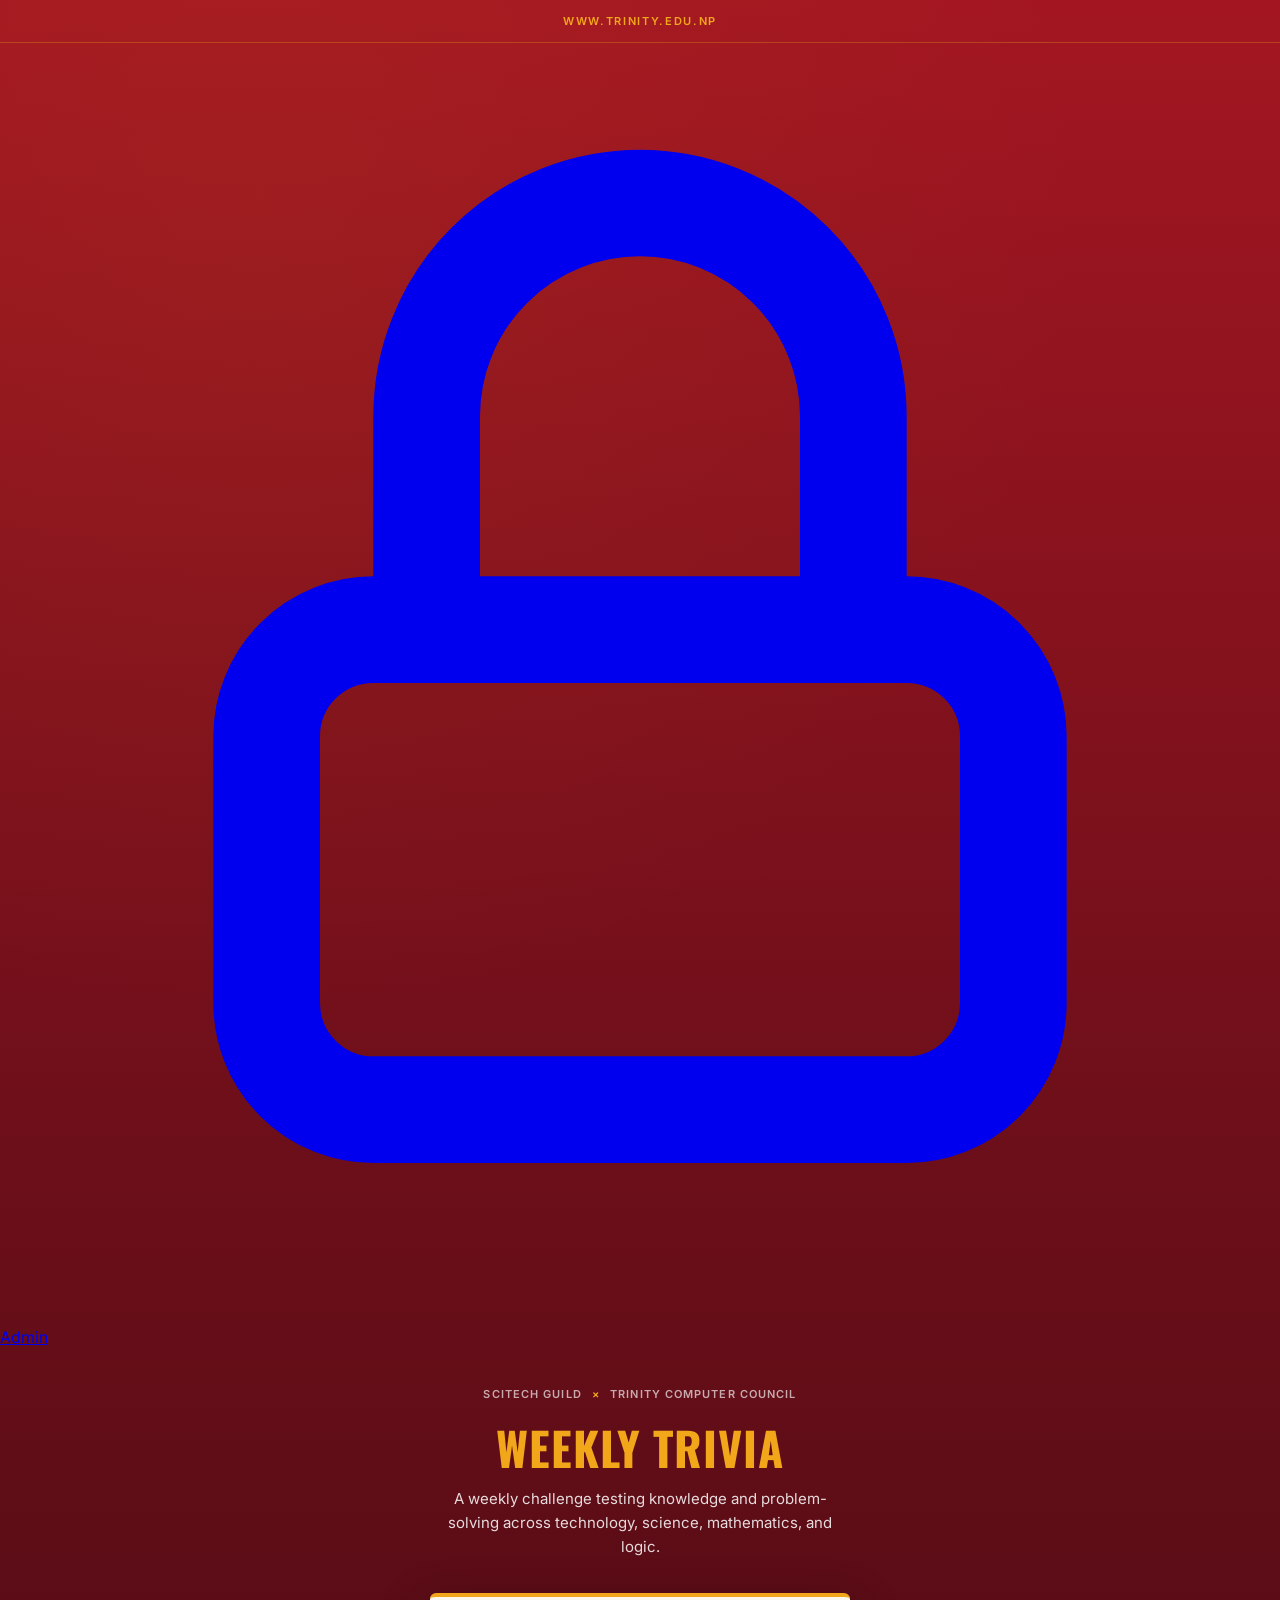
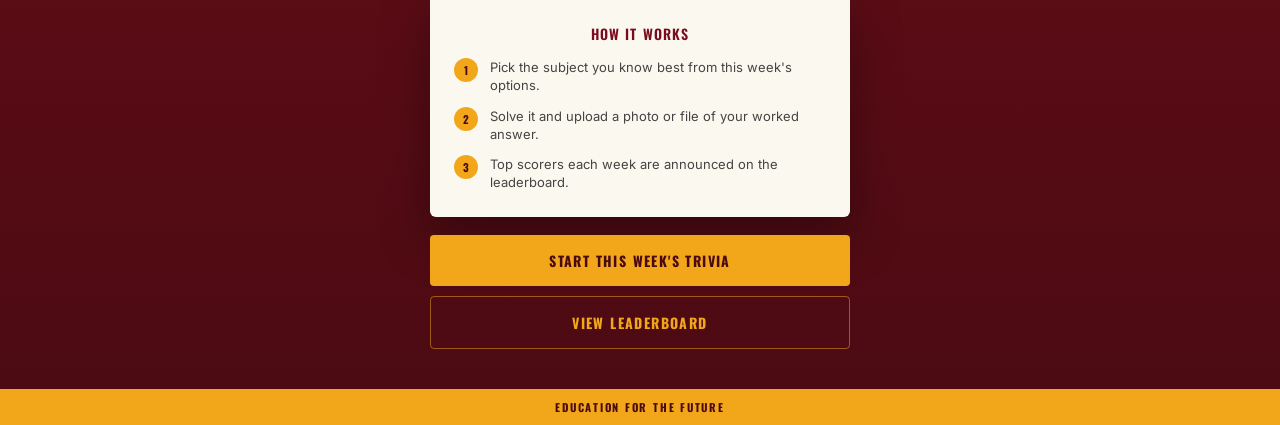
<file: docs/index.html>
<!DOCTYPE html>
<html lang="en">
<head>
    <meta charset="UTF-8">
    <meta name="viewport" content="width=device-width, initial-scale=1.0">
    <title>Weekly Trivia — Trinity International College</title>
    <style>
        @import url('https://fonts.googleapis.com/css2?family=Oswald:wght@400;500;600;700&family=Inter:wght@400;500;600&display=swap');

        * { margin: 0; padding: 0; box-sizing: border-box; }

        body {
            background:
                radial-gradient(circle at 20% 10%, rgba(242,167,27,0.06), transparent 40%),
                linear-gradient(180deg, #A31621 0%, #6E0F1A 55%, #4A0A12 100%);
            color: #1C1C1C;
            font-family: 'Inter', -apple-system, sans-serif;
            min-height: 100vh;
            display: flex;
            flex-direction: column;
        }

        .top-bar {
            text-align: center;
            padding: 14px 20px;
            border-bottom: 1px solid rgba(242,167,27,0.3);
        }

        .top-bar p {
            font-size: 11px;
            font-weight: 600;
            letter-spacing: 0.15em;
            color: #F2A71B;
            text-transform: uppercase;
        }

        .page-wrapper {
            flex: 1;
            display: flex;
            flex-direction: column;
            align-items: center;
            justify-content: center;
            max-width: 460px;
            margin: 0 auto;
            width: 100%;
            padding: 40px 20px;
            text-align: center;
        }

        .collab-mark {
            font-size: 11px;
            font-weight: 600;
            letter-spacing: 0.1em;
            text-transform: uppercase;
            color: rgba(255,255,255,0.65);
            margin-bottom: 22px;
        }

        .collab-mark span { color: #F2A71B; margin: 0 6px; }

        h1 {
            font-family: 'Oswald', sans-serif;
            font-size: 46px;
            font-weight: 700;
            text-transform: uppercase;
            letter-spacing: 0.02em;
            color: #F2A71B;
            line-height: 1.05;
        }

        .subtitle {
            font-size: 15px;
            color: rgba(255,255,255,0.85);
            line-height: 1.6;
            margin-top: 16px;
            margin-bottom: 34px;
        }

        .card {
            background-color: #FBF8F0;
            padding: 26px 24px;
            border-radius: 6px;
            width: 100%;
            box-shadow: 0 20px 50px rgba(0,0,0,0.35);
            border-top: 4px solid #F2A71B;
            margin-bottom: 18px;
        }

        .card-title {
            font-family: 'Oswald', sans-serif;
            font-size: 14px;
            font-weight: 600;
            text-transform: uppercase;
            letter-spacing: 0.08em;
            color: #7A0C1E;
            margin-bottom: 14px;
        }

        .info-row {
            display: flex;
            align-items: flex-start;
            gap: 12px;
            text-align: left;
            margin-bottom: 12px;
        }

        .info-row:last-child { margin-bottom: 0; }

        .info-row .num {
            flex-shrink: 0;
            width: 24px;
            height: 24px;
            border-radius: 50%;
            background-color: #F2A71B;
            color: #4A0A12;
            font-family: 'Oswald', sans-serif;
            font-size: 11px;
            font-weight: 700;
            display: flex;
            align-items: center;
            justify-content: center;
        }

        .info-row p {
            font-size: 13px;
            color: #444;
            line-height: 1.4;
        }

        .cta-group {
            display: flex;
            flex-direction: column;
            gap: 10px;
            width: 100%;
        }

        .btn {
            display: block;
            padding: 15px;
            border-radius: 4px;
            font-family: 'Oswald', sans-serif;
            font-size: 14px;
            font-weight: 700;
            text-transform: uppercase;
            letter-spacing: 0.1em;
            text-decoration: none;
            cursor: pointer;
            border: none;
            transition: background-color 0.15s ease, transform 0.05s ease;
        }

        .btn:active { transform: scale(0.98); }

        .btn-primary {
            background-color: #F2A71B;
            color: #4A0A12;
        }

        .btn-primary:hover { background-color: #FFC04D; }

        .btn-secondary {
            background-color: transparent;
            color: #F2A71B;
            border: 1.5px solid rgba(242,167,27,0.5);
        }

        .btn-secondary:hover { border-color: #F2A71B; }

        .bottom-bar {
            background-color: #F2A71B;
            color: #4A0A12;
            text-align: center;
            padding: 10px 20px;
            font-family: 'Oswald', sans-serif;
            font-size: 11px;
            font-weight: 700;
            letter-spacing: 0.16em;
            text-transform: uppercase;
        }
    </style>
</head>
<body>
    <header class="top-bar"><p>www.trinity.edu.np</p></header>

    <a href="login.html" class="admin-link">
            <svg viewBox="0 0 24 24" fill="none" stroke="currentColor" stroke-width="2">
                <rect x="5" y="11" width="14" height="9" rx="2"/>
                <path d="M8 11V7a4 4 0 0 1 8 0v4"/>
            </svg>
        Admin
    </a>


    <main class="page-wrapper">
        <p class="collab-mark">SciTech Guild <span>×</span> Trinity Computer Council</p>
        <h1>Weekly Trivia</h1>
        <p class="subtitle">A weekly challenge testing knowledge and problem-solving across technology, science, mathematics, and logic.</p>

        <div class="card">
            <p class="card-title">How it works</p>
            <div class="info-row">
                <div class="num">1</div>
                <p>Pick the subject you know best from this week's options.</p>
            </div>
            <div class="info-row">
                <div class="num">2</div>
                <p>Solve it and upload a photo or file of your worked answer.</p>
            </div>
            <div class="info-row">
                <div class="num">3</div>
                <p>Top scorers each week are announced on the leaderboard.</p>
            </div>
        </div>

        <div class="cta-group">
            <a href="landing.html" class="btn btn-primary">Start this week's trivia</a>
            <a href="leaderboard.html" class="btn btn-secondary">View leaderboard</a>
        </div>
    </main>

    <footer class="bottom-bar">Education for the future</footer>

    <script>
        // Landing page has no dynamic data yet — this is just a
        // placeholder in case we want to fetch a "week is live" check
        // later (e.g. disabling the Start button if no week is active).
        console.log("Landing page loaded.");
    </script>
</body>
</html>
</file>
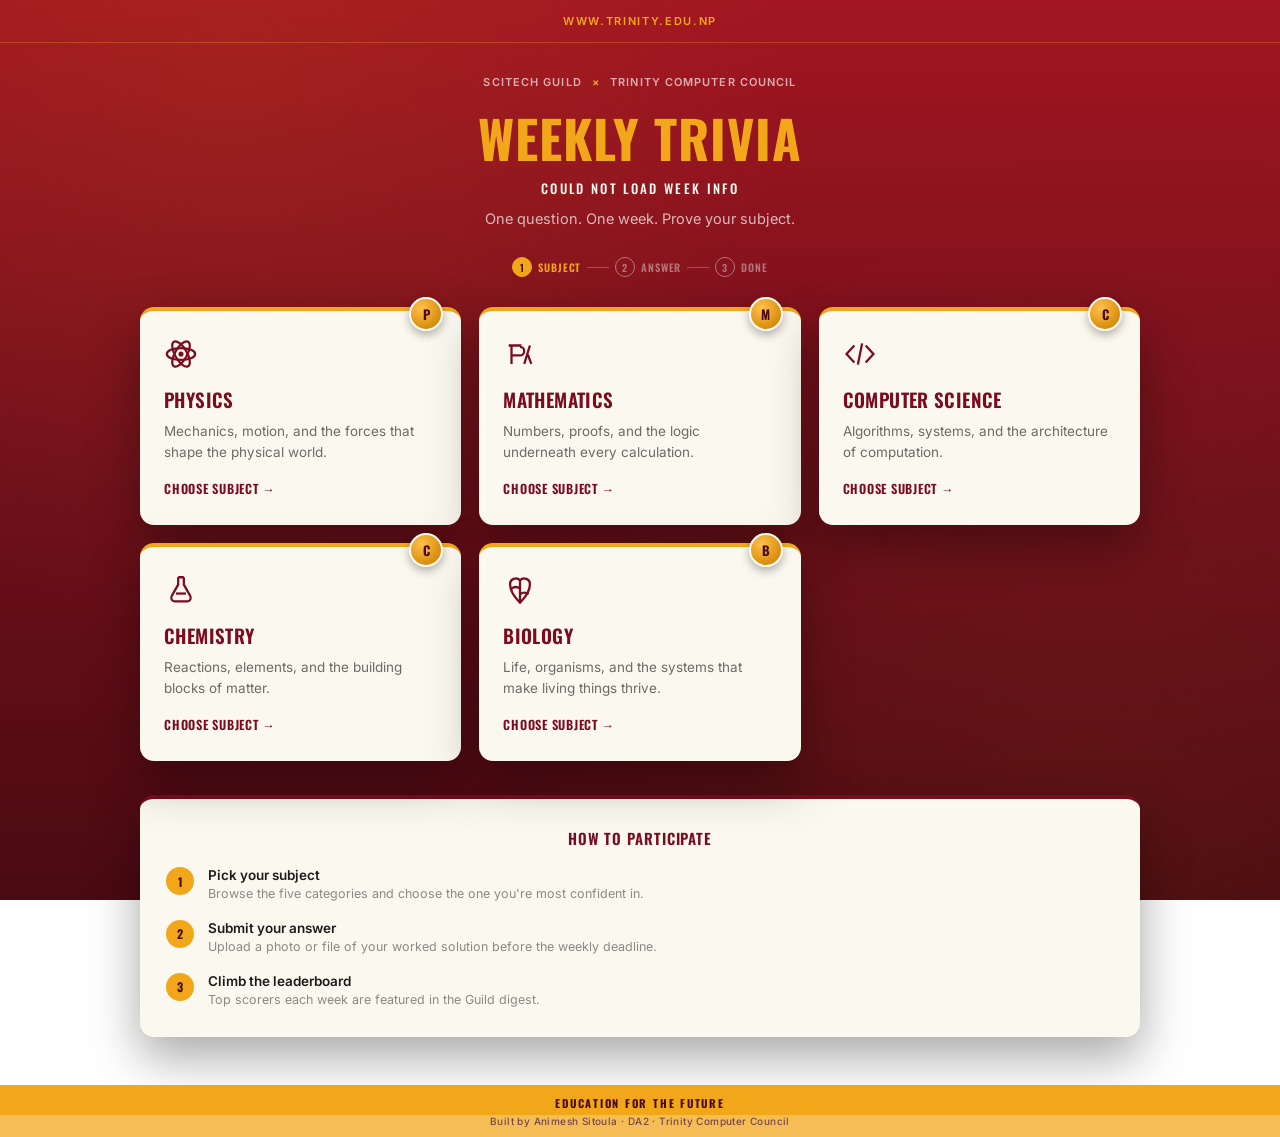
<file: frontend/index.html>
<!DOCTYPE html>
<html lang="en">
<head>
    <meta charset="UTF-8">
    <meta name="viewport" content="width=device-width, initial-scale=1.0">
    <title>Weekly Trivia</title>
    <link rel="stylesheet" href="templates/style.css">
</head>
<body>
    <header class="top-bar"><p class="site-url">www.trinity.edu.np</p></header>

    <main class="page-wrapper page-wrapper--wide">
        <p class="collab-mark">SciTech Guild <span class="x">×</span> Trinity Computer Council</p>

        <section class="hero">
            <h1>Weekly Trivia</h1>
            <h2 class="week-label" id="week-label">Loading week…</h2>
            <p class="hero-subtitle">One question. One week. Prove your subject.</p>
        </section>

        <nav class="stepper" aria-label="Submission progress">
            <div class="node current"><span class="circle">1</span>Subject</div>
            <div class="line"></div>
            <div class="node"><span class="circle">2</span>Answer</div>
            <div class="line"></div>
            <div class="node"><span class="circle">3</span>Done</div>
        </nav>

        <section class="subjects" aria-label="Choose a subject">

            <article class="subject-card">
                <span class="seal" title="Physics" aria-hidden="true">P</span>
                <span class="subject-icon" aria-hidden="true">
                    <svg viewBox="0 0 24 24" fill="none" stroke="currentColor" stroke-width="1.6">
                        <ellipse cx="12" cy="12" rx="10" ry="4.2"/>
                        <ellipse cx="12" cy="12" rx="10" ry="4.2" transform="rotate(60 12 12)"/>
                        <ellipse cx="12" cy="12" rx="10" ry="4.2" transform="rotate(120 12 12)"/>
                        <circle cx="12" cy="12" r="1.8" fill="currentColor" stroke="none"/>
                    </svg>
                </span>
                <h3 class="subject-name">Physics</h3>
                <p class="subject-desc">Mechanics, motion, and the forces that shape the physical world.</p>
                <a class="choose-link" href="answer.html?subject=physics">Choose subject →</a>
            </article>

            <article class="subject-card">
                <span class="seal" title="Maths" aria-hidden="true">M</span>
                <span class="subject-icon" aria-hidden="true">
                    <svg viewBox="0 0 24 24" fill="none" stroke="currentColor" stroke-width="1.6">
                        <path d="M4 6h9M6 6v13M6 13h6a3 3 0 0 0 0-6"/>
                        <path d="M15 19l4-13M20 19l-2.5-6.5"/>
                    </svg>
                </span>
                <h3 class="subject-name">Mathematics</h3>
                <p class="subject-desc">Numbers, proofs, and the logic underneath every calculation.</p>
                <a class="choose-link" href="answer.html?subject=maths">Choose subject →</a>
            </article>

            <article class="subject-card">
                <span class="seal" title="Computer" aria-hidden="true">C</span>
                <span class="subject-icon" aria-hidden="true">
                    <svg viewBox="0 0 24 24" fill="none" stroke="currentColor" stroke-width="1.6">
                        <path d="M8 6l-5.5 6L8 18"/>
                        <path d="M16 6l5.5 6L16 18"/>
                        <path d="M13.5 4.5l-3 15"/>
                    </svg>
                </span>
                <h3 class="subject-name">Computer Science</h3>
                <p class="subject-desc">Algorithms, systems, and the architecture of computation.</p>
                <a class="choose-link" href="answer.html?subject=computer">Choose subject →</a>
            </article>

            <article class="subject-card">
                <span class="seal" title="Chemistry" aria-hidden="true">C</span>
                <span class="subject-icon" aria-hidden="true">
                    <svg viewBox="0 0 24 24" fill="none" stroke="currentColor" stroke-width="1.6">
                        <path d="M10 3h4M10 3v5.2L5.6 16A2.5 2.5 0 0 0 7.8 20h8.4a2.5 2.5 0 0 0 2.2-4L14 8.2V3"/>
                        <path d="M8.5 14.5h7"/>
                    </svg>
                </span>
                <h3 class="subject-name">Chemistry</h3>
                <p class="subject-desc">Reactions, elements, and the building blocks of matter.</p>
                <a class="choose-link" href="answer.html?subject=computer">Choose subject →</a>
            </article>
            <article class="subject-card">
                <span class="seal" title="Biology" aria-hidden="true">B</span>
                <span class="subject-icon" aria-hidden="true">
                    <svg viewBox="0 0 24 24" fill="none" stroke="currentColor" stroke-width="1.6">
                        <path d="M12 21c4-4 7-8.5 7-13a4 4 0 0 0-7-2.8A4 4 0 0 0 5 8c0 4.5 3 9 7 13z"/>
                        <path d="M12 5v16"/>
                        <path d="M12 11c-2-1.5-4-1.5-6 0"/>
                        <path d="M12 15c2-1.5 4-1.5 6 0"/>
                    </svg>
                </span>
                <h3 class="subject-name">Biology</h3>
                <p class="subject-desc">Life, organisms, and the systems that make living things thrive.</p>
                <a class="choose-link" href="answer.html?subject=biology">Choose subject →</a>
            </article>

        </section>

        <section class="info-card" aria-label="How to participate">
            <h2 class="info-title">How to participate</h2>
            <div class="info-row">
                <div class="num">1</div>
                <div class="text"><div class="title">Pick your subject</div><div class="desc">Browse the five categories and choose the one you're most confident in.</div></div>
            </div>
            <div class="info-row">
                <div class="num">2</div>
                <div class="text"><div class="title">Submit your answer</div><div class="desc">Upload a photo or file of your worked solution before the weekly deadline.</div></div>
            </div>
            <div class="info-row">
                <div class="num">3</div>
                <div class="text"><div class="title">Climb the leaderboard</div><div class="desc">Top scorers each week are featured in the Guild digest.</div></div>
            </div>
        </section>
    </main>

    <footer class="bottom-bar">Education for the future</footer>
    <p class="built-by">Built by Animesh Sitoula · DA2 · Trinity Computer Council</p>
    <script src="index.js"></script>
</body>
</html>
</file>
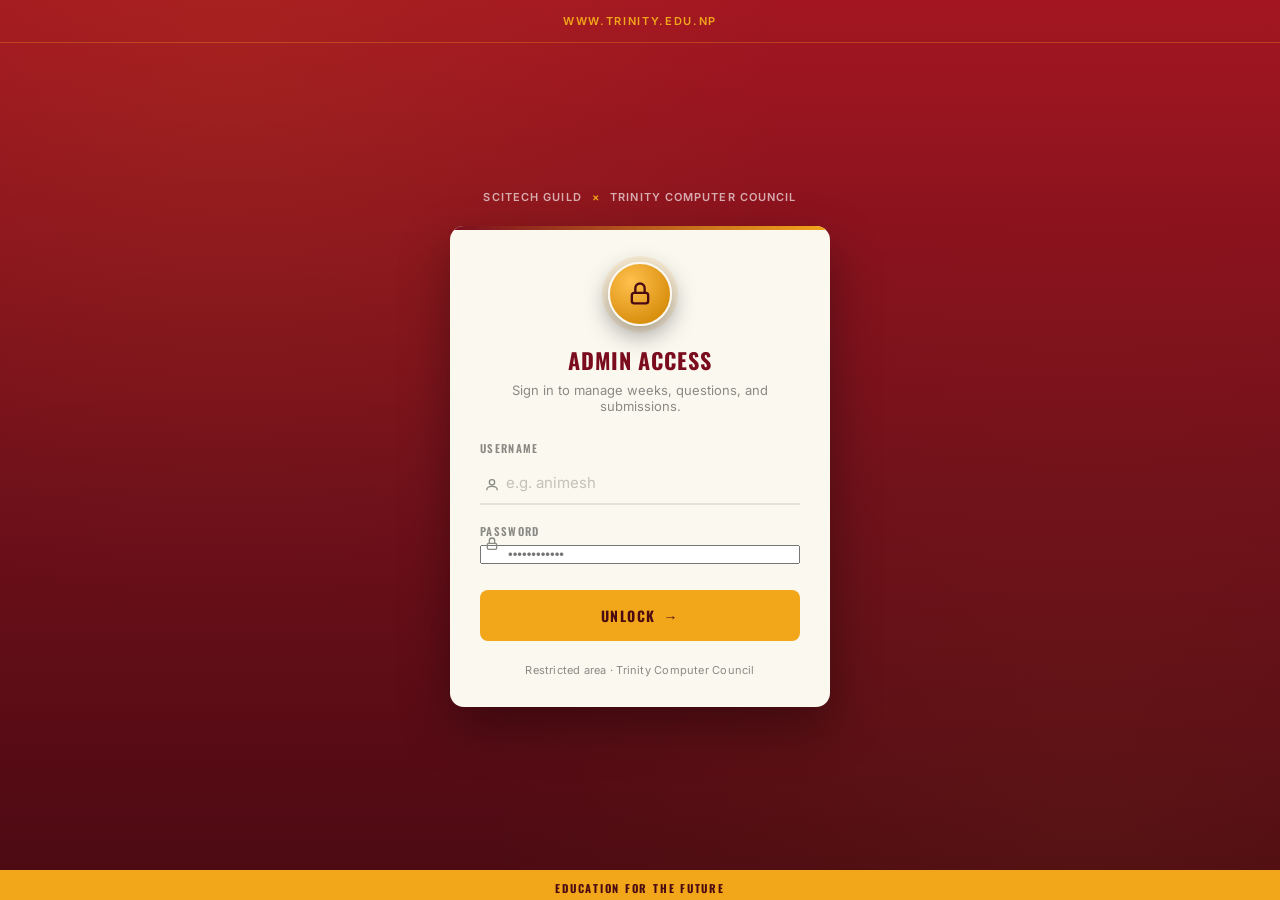
<file: docs/dashboard.html>
<!DOCTYPE html>
<html lang="en">
<head>
    <meta charset="UTF-8">
    <meta name="viewport" content="width=device-width, initial-scale=1.0">
    <title>Admin Dashboard — Weekly Trivia</title>
    <link rel="stylesheet" href="templates/style.css">
    <style>
        /* ==========================================================
           Dashboard-only additions, built on top of style.css's
           existing :root variables (--maroon-*, --gold-*, --cream,
           --font-display, --font-body, --radius-*, --shadow-card).
           ========================================================== */

        body.dashboard-body {
            flex-direction: row;
            align-items: stretch;
        }

        /* ---------------- Sidebar ---------------- */

        .dash-sidebar {
            width: 240px;
            flex-shrink: 0;
            background: linear-gradient(180deg, var(--maroon-950), #2E0609 140%);
            padding: 26px 20px;
            display: flex;
            flex-direction: column;
            border-right: 1px solid rgba(242,167,27,0.15);
        }

        .dash-sidebar .collab-mark {
            margin-bottom: 6px;
            font-size: 10px;
        }

        .dash-logo {
            font-family: var(--font-display);
            font-size: 20px;
            font-weight: 700;
            color: var(--gold-500);
            text-transform: uppercase;
            letter-spacing: 0.02em;
            margin-bottom: 30px;
        }

        .dash-nav {
            display: flex;
            flex-direction: column;
            gap: 4px;
        }

        .dash-nav-item {
            display: flex;
            align-items: center;
            gap: 10px;
            background: none;
            border: none;
            color: rgba(255,255,255,0.55);
            font-family: var(--font-display);
            font-size: 12.5px;
            font-weight: 600;
            text-transform: uppercase;
            letter-spacing: 0.05em;
            padding: 11px 14px;
            border-radius: var(--radius-md);
            cursor: pointer;
            text-align: left;
            transition: background-color 0.15s ease, color 0.15s ease;
        }

        .dash-nav-item svg {
            width: 16px;
            height: 16px;
            flex-shrink: 0;
        }

        .dash-nav-item:hover {
            background-color: rgba(255,255,255,0.05);
            color: var(--cream);
        }

        .dash-nav-item.active {
            background: linear-gradient(90deg, rgba(242,167,27,0.18), rgba(242,167,27,0.04));
            color: var(--gold-500);
            box-shadow: inset 3px 0 0 var(--gold-500);
        }

        .dash-logout {
            margin-top: auto;
            background: none;
            border: 1.5px solid rgba(255,255,255,0.15);
            color: rgba(255,255,255,0.6);
            font-family: var(--font-display);
            font-size: 11px;
            font-weight: 600;
            text-transform: uppercase;
            letter-spacing: 0.06em;
            padding: 10px;
            border-radius: var(--radius-md);
            cursor: pointer;
            transition: border-color 0.15s ease, color 0.15s ease;
        }

        .dash-logout:hover {
            border-color: #C0392B;
            color: #E57368;
        }

        /* ---------------- Main content area ---------------- */

        .dash-main {
            flex: 1;
            padding: 34px 40px;
            overflow-y: auto;
            max-height: 100vh;
        }

        .dash-view {
            animation: fadeIn 0.25s ease;
        }

        @keyframes fadeIn {
            from { opacity: 0; transform: translateY(6px); }
            to { opacity: 1; transform: translateY(0); }
        }

        .dash-view-header {
            display: flex;
            align-items: flex-end;
            justify-content: space-between;
            margin-bottom: 24px;
            flex-wrap: wrap;
            gap: 14px;
        }

        .dash-view-header h2 {
            font-family: var(--font-display);
            font-size: 26px;
            font-weight: 700;
            text-transform: uppercase;
            color: var(--gold-500);
        }

        .dash-view-sub {
            font-size: 13px;
            color: rgba(255,255,255,0.6);
            margin-top: 4px;
        }

        /* ---------------- Stat cards (dashboard overview) ---------------- */

        .dash-stat-grid {
            display: grid;
            grid-template-columns: repeat(auto-fit, minmax(160px, 1fr));
            gap: 16px;
            margin-bottom: 30px;
        }

        .dash-stat-card {
            position: relative;
            background-color: var(--cream);
            border-radius: var(--radius-lg);
            padding: 20px 20px 18px;
            box-shadow: var(--shadow-card);
            overflow: hidden;
        }

        .dash-stat-card::after {
            content: "";
            position: absolute;
            top: -30%;
            right: -20%;
            width: 90px;
            height: 90px;
            border-radius: 50%;
            background: radial-gradient(circle, rgba(242,167,27,0.25), transparent 70%);
        }

        .dash-stat-label {
            font-family: var(--font-display);
            font-size: 10.5px;
            font-weight: 600;
            text-transform: uppercase;
            letter-spacing: 0.1em;
            color: var(--ink-faint);
        }

        .dash-stat-value {
            font-family: var(--font-display);
            font-size: 32px;
            font-weight: 700;
            color: var(--maroon-800);
            margin-top: 6px;
        }

        /* ---------------- Buttons ---------------- */

        .dash-btn-primary {
            background: linear-gradient(135deg, var(--gold-500), var(--gold-600));
            color: var(--maroon-950);
            border: none;
            padding: 11px 20px;
            border-radius: var(--radius-md);
            font-family: var(--font-display);
            font-size: 12.5px;
            font-weight: 700;
            text-transform: uppercase;
            letter-spacing: 0.06em;
            cursor: pointer;
            box-shadow: 0 6px 16px rgba(242,167,27,0.25);
            transition: transform 0.12s ease, box-shadow 0.12s ease;
        }

        .dash-btn-primary:hover {
            transform: translateY(-1px);
            box-shadow: 0 10px 22px rgba(242,167,27,0.35);
        }

        .dash-btn-secondary {
            background: var(--cream);
            color: var(--maroon-800);
            border: 1.5px solid var(--line);
            padding: 10px 18px;
            border-radius: var(--radius-md);
            font-family: var(--font-display);
            font-size: 12.5px;
            font-weight: 600;
            text-transform: uppercase;
            letter-spacing: 0.05em;
            cursor: pointer;
            transition: border-color 0.15s ease;
        }

        .dash-btn-secondary:hover {
            border-color: var(--maroon-800);
        }

        .dash-btn-danger {
            background: none;
            border: 1.5px solid rgba(192,57,43,0.4);
            color: #C0392B;
            padding: 7px 12px;
            border-radius: var(--radius-sm);
            font-family: var(--font-display);
            font-size: 11px;
            font-weight: 700;
            text-transform: uppercase;
            letter-spacing: 0.05em;
            cursor: pointer;
            transition: background-color 0.15s ease;
        }

        .dash-btn-danger:hover {
            background-color: rgba(192,57,43,0.08);
        }

        .dash-btn-icon {
            background: none;
            border: 1.5px solid var(--line);
            color: var(--maroon-800);
            padding: 7px 10px;
            border-radius: var(--radius-sm);
            cursor: pointer;
            font-size: 12px;
            transition: border-color 0.15s ease, background-color 0.15s ease;
        }

        .dash-btn-icon:hover {
            border-color: var(--maroon-800);
            background-color: var(--gold-100);
        }

        /* ---------------- Filter bar ---------------- */

        .dash-filter-bar {
            display: flex;
            flex-wrap: wrap;
            align-items: center;
            gap: 14px;
            background-color: var(--cream);
            border-radius: var(--radius-md);
            padding: 14px 18px;
            margin-bottom: 18px;
            box-shadow: var(--shadow-card);
        }

        .dash-filter-bar label {
            font-family: var(--font-display);
            font-size: 10.5px;
            font-weight: 600;
            text-transform: uppercase;
            letter-spacing: 0.08em;
            color: var(--ink-faint);
            margin: 0;
        }

        .dash-filter-bar select,
        .dash-filter-bar input[type="text"] {
            font-family: var(--font-body);
            font-size: 13px;
            padding: 7px 10px;
            border: 1.5px solid var(--line);
            border-radius: var(--radius-sm);
            background-color: #FBFAF6;
            color: var(--ink);
        }

        .dash-check-filter {
            display: flex;
            align-items: center;
            gap: 6px;
            font-size: 12.5px;
            color: var(--ink-muted);
            text-transform: none;
            letter-spacing: normal;
            font-family: var(--font-body);
            font-weight: 500;
        }

        /* ---------------- Table ---------------- */

        .dash-table-wrap {
            background-color: var(--cream);
            border-radius: var(--radius-lg);
            box-shadow: var(--shadow-card);
            overflow: hidden;
            border-top: 4px solid var(--gold-500);
        }

        .dash-table {
            width: 100%;
            border-collapse: collapse;
        }

        .dash-table thead th {
            text-align: left;
            font-family: var(--font-display);
            font-size: 10.5px;
            font-weight: 700;
            text-transform: uppercase;
            letter-spacing: 0.08em;
            color: var(--ink-faint);
            padding: 14px 18px;
            border-bottom: 1.5px solid var(--line);
            background-color: #F5F1E6;
        }

        .dash-table tbody td {
            padding: 14px 18px;
            font-size: 13.5px;
            color: var(--ink);
            border-bottom: 1px solid var(--line);
            vertical-align: middle;
        }

        .dash-table tbody tr:last-child td {
            border-bottom: none;
        }

        .dash-table tbody tr {
            transition: background-color 0.12s ease;
        }

        .dash-table tbody tr:hover {
            background-color: #FAF6EA;
        }

        .dash-table-empty {
            text-align: center;
            color: var(--ink-faint);
            font-size: 13px;
            padding: 30px !important;
        }

        .dash-question-preview {
            max-width: 320px;
            white-space: nowrap;
            overflow: hidden;
            text-overflow: ellipsis;
            display: block;
        }

        .dash-pill {
            display: inline-block;
            font-family: var(--font-display);
            font-size: 10px;
            font-weight: 700;
            text-transform: uppercase;
            letter-spacing: 0.06em;
            padding: 3px 10px;
            border-radius: 999px;
        }

        .dash-pill--active {
            background-color: rgba(29,158,117,0.12);
            color: #1D9E75;
        }

        .dash-pill--inactive {
            background-color: rgba(138,138,132,0.15);
            color: var(--ink-faint);
        }

        .dash-pill--flagged {
            background-color: rgba(192,57,43,0.1);
            color: #C0392B;
        }

        .dash-pill--score {
            background-color: rgba(11,37,69,0.08);
            color: var(--maroon-800);
        }

        .dash-file-link {
            display: inline-flex;
            align-items: center;
            gap: 4px;
            font-family: var(--font-display);
            font-size: 11.5px;
            font-weight: 600;
            color: var(--maroon-800);
            text-transform: uppercase;
            letter-spacing: 0.04em;
            margin-right: 10px;
        }

        .dash-file-link:hover {
            color: var(--gold-600);
        }

        .dash-row-actions {
            display: flex;
            gap: 6px;
        }

        .dash-score-input {
            width: 60px;
            padding: 5px 8px;
            border: 1.5px solid var(--line);
            border-radius: var(--radius-sm);
            font-size: 13px;
        }

        /* ---------------- Modals (add/edit question) ---------------- */

        .dash-modal-overlay {
            position: fixed;
            inset: 0;
            background: rgba(74,10,18,0.75);
            backdrop-filter: blur(3px);
            display: flex;
            align-items: center;
            justify-content: center;
            z-index: 60;
        }

        .dash-modal-box {
            position: relative;
            background-color: var(--cream);
            border-radius: var(--radius-lg);
            padding: 30px 28px;
            width: 100%;
            max-width: 480px;
            max-height: 88vh;
            overflow-y: auto;
            box-shadow: 0 30px 70px rgba(0,0,0,0.5);
            border-top: 4px solid var(--gold-500);
        }

        .dash-modal-close {
            position: absolute;
            top: 14px;
            right: 16px;
            background: none;
            border: none;
            font-size: 22px;
            color: var(--ink-faint);
            cursor: pointer;
        }

        .dash-modal-close:hover {
            color: var(--maroon-800);
        }

        .dash-modal-title {
            font-family: var(--font-display);
            font-size: 17px;
            font-weight: 700;
            text-transform: uppercase;
            letter-spacing: 0.05em;
            color: var(--maroon-800);
            margin-bottom: 20px;
        }

        .dash-modal-box label {
            font-family: var(--font-display);
            font-size: 10.5px;
            font-weight: 600;
            color: var(--ink-faint);
            text-transform: uppercase;
            letter-spacing: 0.08em;
            margin-top: 14px;
            margin-bottom: 5px;
            display: block;
        }

        .dash-modal-box select,
        .dash-modal-box textarea {
            width: 100%;
            font-family: var(--font-body);
            font-size: 14px;
            padding: 10px 12px;
            border: 1.5px solid var(--line);
            border-radius: var(--radius-sm);
            background-color: #FBFAF6;
            color: var(--ink);
            resize: vertical;
        }

        .dash-modal-box textarea:focus,
        .dash-modal-box select:focus {
            outline: none;
            border-color: var(--maroon-800);
        }

        .dash-modal-actions {
            display: flex;
            justify-content: flex-end;
            gap: 10px;
            margin-top: 22px;
        }

        /* ---------------- Toast (save confirmation) ---------------- */

        .dash-toast {
            position: fixed;
            bottom: 24px;
            right: 24px;
            background-color: var(--maroon-950);
            color: var(--gold-500);
            font-family: var(--font-display);
            font-size: 12.5px;
            font-weight: 600;
            letter-spacing: 0.04em;
            padding: 13px 20px;
            border-radius: var(--radius-md);
            box-shadow: 0 10px 30px rgba(0,0,0,0.4);
            border-left: 3px solid var(--gold-500);
            z-index: 80;
        }
    </style>
</head>
<body class="dashboard-body">

    <aside class="dash-sidebar">
        <p class="collab-mark">SciTech Guild <span class="x">×</span> Trinity Computer Council</p>
        <p class="dash-logo">Trivia Admin</p>

        <nav class="dash-nav">
            <button type="button" class="dash-nav-item active" data-view="overview-view">
                <svg viewBox="0 0 24 24" fill="none" stroke="currentColor" stroke-width="2"><rect x="3" y="3" width="7" height="9" rx="1"/><rect x="14" y="3" width="7" height="5" rx="1"/><rect x="14" y="12" width="7" height="9" rx="1"/><rect x="3" y="16" width="7" height="5" rx="1"/></svg>
                Overview
            </button>
            <button type="button" class="dash-nav-item" data-view="questions-view">
                <svg viewBox="0 0 24 24" fill="none" stroke="currentColor" stroke-width="2"><circle cx="12" cy="12" r="9"/><path d="M9.5 9a2.5 2.5 0 1 1 3.5 2.3c-.9.4-1.5 1-1.5 2.2"/><circle cx="12" cy="17" r="0.6" fill="currentColor"/></svg>
                Questions
            </button>
            <button type="button" class="dash-nav-item" data-view="submissions-view">
                <svg viewBox="0 0 24 24" fill="none" stroke="currentColor" stroke-width="2"><path d="M14 3H7a2 2 0 0 0-2 2v14a2 2 0 0 0 2 2h10a2 2 0 0 0 2-2V8z"/><path d="M14 3v5h5"/></svg>
                Submissions
            </button>
        </nav>

        <button type="button" class="dash-logout" id="dash-logout-btn">Log out</button>
    </aside>

    <main class="dash-main">

        <!-- ==================== OVERVIEW ==================== -->
        <section id="overview-view" class="dash-view">
            <div class="dash-view-header">
                <div>
                    <h2>Overview</h2>
                    <p class="dash-view-sub">Snapshot of the currently active week.</p>
                </div>
            </div>

            <div class="dash-stat-grid">
                <div class="dash-stat-card">
                    <p class="dash-stat-label">Active week</p>
                    <p class="dash-stat-value" id="stat-active-week">—</p>
                </div>
                <div class="dash-stat-card">
                    <p class="dash-stat-label">Submissions</p>
                    <p class="dash-stat-value" id="stat-total-submissions">—</p>
                </div>
                <div class="dash-stat-card">
                    <p class="dash-stat-label">Ungraded</p>
                    <p class="dash-stat-value" id="stat-ungraded">—</p>
                </div>
                <div class="dash-stat-card">
                    <p class="dash-stat-label">Flagged</p>
                    <p class="dash-stat-value" id="stat-flagged">—</p>
                </div>
            </div>
        </section>

        <!-- ==================== QUESTIONS ==================== -->
        <section id="questions-view" class="dash-view" hidden>
            <div class="dash-view-header">
                <div>
                    <h2>Questions</h2>
                    <p class="dash-view-sub">Add, edit, or remove questions for any week.</p>
                </div>
                <button type="button" class="dash-btn-primary" id="open-add-question-btn">+ Add Question</button>
            </div>

            <div class="dash-filter-bar">
                <label for="questions-week-filter">Week</label>
                <select id="questions-week-filter">
                    <option value="">All weeks</option>
                </select>

                <label for="questions-subject-filter">Subject</label>
                <select id="questions-subject-filter">
                    <option value="">All subjects</option>
                    <option value="physics">Physics</option>
                    <option value="maths">Maths</option>
                    <option value="computer">Computer</option>
                    <option value="chemistry">Chemistry</option>
                    <option value="biology">Biology</option>
                </select>
            </div>

            <div class="dash-table-wrap">
                <table class="dash-table">
                    <thead>
                        <tr>
                            <th>Week</th>
                            <th>Subject</th>
                            <th>Class</th>
                            <th>Question</th>
                            <th>Actions</th>
                        </tr>
                    </thead>
                    <tbody id="questions-table-body">
                        <tr><td colspan="5" class="dash-table-empty">Loading questions…</td></tr>
                    </tbody>
                </table>
            </div>
        </section>

        <!-- ==================== SUBMISSIONS ==================== -->
        <section id="submissions-view" class="dash-view" hidden>
            <div class="dash-view-header">
                <div>
                    <h2>Submissions</h2>
                    <p class="dash-view-sub">Review answers, assign scores, and download files.</p>
                </div>
            </div>

            <div class="dash-filter-bar">
                <label for="submissions-week-filter">Week</label>
                <select id="submissions-week-filter">
                    <option value="">All weeks</option>
                </select>

                <label for="submissions-subject-filter">Subject</label>
                <select id="submissions-subject-filter">
                    <option value="">All subjects</option>
                    <option value="physics">Physics</option>
                    <option value="maths">Maths</option>
                    <option value="computer">Computer</option>
                    <option value="chemistry">Chemistry</option>
                    <option value="biology">Biology</option>
                </select>

                <label class="dash-check-filter">
                    <input type="checkbox" id="flagged-only-filter">
                    Flagged only
                </label>

                <label class="dash-check-filter">
                    <input type="checkbox" id="ungraded-only-filter">
                    Ungraded only
                </label>
            </div>

            <div class="dash-table-wrap">
                <table class="dash-table">
                    <thead>
                        <tr>
                            <th>Name</th>
                            <th>ID Card</th>
                            <th>Subject</th>
                            <th>Time</th>
                            <th>Tab switches</th>
                            <th>Score</th>
                            <th>Files</th>
                        </tr>
                    </thead>
                    <tbody id="submissions-table-body">
                        <tr><td colspan="7" class="dash-table-empty">Loading submissions…</td></tr>
                    </tbody>
                </table>
            </div>
        </section>

    </main>

    <!-- ==================== ADD / EDIT QUESTION MODAL ==================== -->
    <div id="question-modal" class="dash-modal-overlay" hidden>
        <div class="dash-modal-box">
            <button type="button" class="dash-modal-close" id="question-modal-close" aria-label="Close">×</button>
            <p class="dash-modal-title" id="question-modal-title">Add Question</p>

            <form id="question-form">
                <input type="hidden" id="question-form-id" name="id">

                <label for="question-form-week">Week</label>
                <select id="question-form-week" name="week_id" required>
                    <option value="">Select a week</option>
                </select>

                <label for="question-form-subject">Subject</label>
                <select id="question-form-subject" name="subject" required>
                    <option value="">Select a subject</option>
                    <option value="physics">Physics</option>
                    <option value="maths">Maths</option>
                    <option value="computer">Computer</option>
                    <option value="chemistry">Chemistry</option>
                    <option value="biology">Biology</option>
                </select>

                <label for="question-form-class">Class</label>
                <select id="question-form-class" name="class_level" required>
                    <option value="">Select a class</option>
                    <option value="11">Class 11</option>
                    <option value="12">Class 12</option>
                </select>

                <label for="question-form-text">Question text</label>
                <textarea id="question-form-text" name="question_text" rows="8" required
                    placeholder="Supports LaTeX: \(...\) inline, $$...$$ display"></textarea>

                <div class="dash-modal-actions">
                    <button type="button" class="dash-btn-secondary" id="question-form-cancel">Cancel</button>
                    <button type="submit" class="dash-btn-primary">Save Question</button>
                </div>
            </form>
        </div>
    </div>

    <!-- ==================== DELETE CONFIRM MODAL ==================== -->
    <div id="delete-confirm-modal" class="dash-modal-overlay" hidden>
        <div class="dash-modal-box" style="max-width: 360px; text-align: center;">
            <p class="dash-modal-title">Delete this question?</p>
            <p style="font-size: 13px; color: var(--ink-muted); margin-bottom: 20px;">
                This cannot be undone.
            </p>
            <div class="dash-modal-actions" style="justify-content: center;">
                <button type="button" class="dash-btn-secondary" id="delete-cancel-btn">Cancel</button>
                <button type="button" class="dash-btn-danger" id="delete-confirm-btn" style="padding: 10px 18px;">Delete</button>
            </div>
        </div>
    </div>


    <script src = "admin.js"></script>
</body>
</html>
</file>
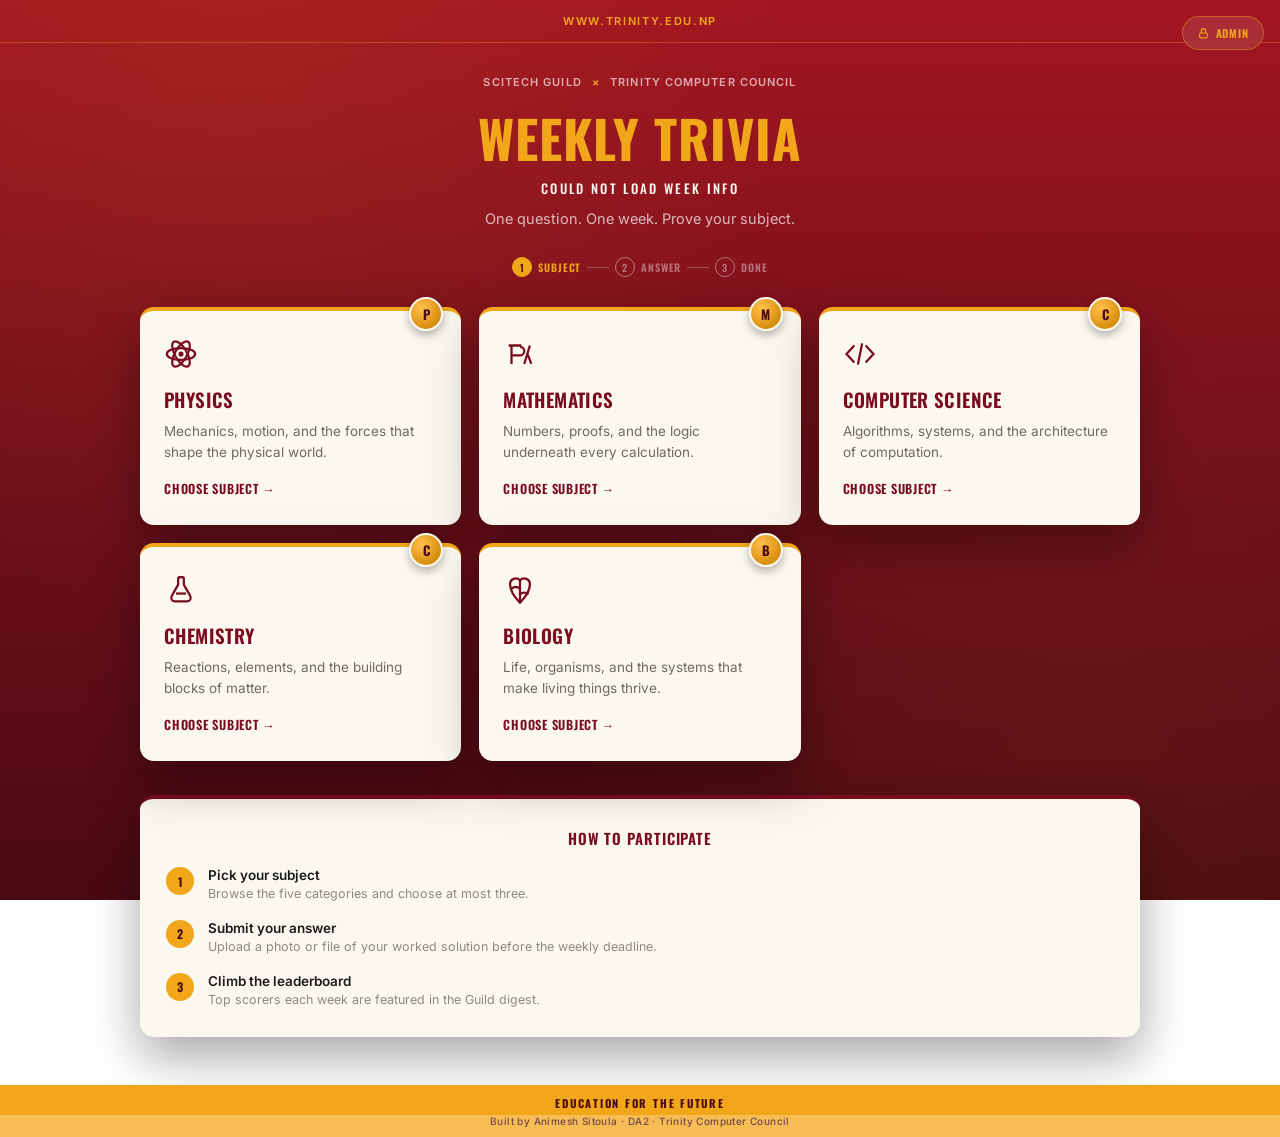
<file: docs/landing.html>
<!DOCTYPE html>
<html lang="en">
<head>
    <meta charset="UTF-8">
    <meta name="viewport" content="width=device-width, initial-scale=1.0">
    <title>Weekly Trivia</title>
    <link rel="stylesheet" href="templates/style.css">
</head>
<body>
    <header class="top-bar"><p class="site-url">www.trinity.edu.np</p></header>

    <main class="page-wrapper page-wrapper--wide">
        <p class="collab-mark">SciTech Guild <span class="x">×</span> Trinity Computer Council</p>
        <a href="login.html" class="admin-link">
            <svg viewBox="0 0 24 24" fill="none" stroke="currentColor" stroke-width="2">
                <rect x="5" y="11" width="14" height="9" rx="2"/>
                <path d="M8 11V7a4 4 0 0 1 8 0v4"/>
            </svg>
        Admin
        </a>

        <section class="hero">
            <h1>Weekly Trivia</h1>
            <h2 class="week-label" id="week-label">Loading week…</h2>
            <p class="hero-subtitle">One question. One week. Prove your subject.</p>
        </section>

        <nav class="stepper" aria-label="Submission progress">
            <div class="node current"><span class="circle">1</span>Subject</div>
            <div class="line"></div>
            <div class="node"><span class="circle">2</span>Answer</div>
            <div class="line"></div>
            <div class="node"><span class="circle">3</span>Done</div>
        </nav>

        <section class="subjects" aria-label="Choose a subject">

            <article class="subject-card">
                <span class="seal" title="Physics" aria-hidden="true">P</span>
                <span class="subject-icon" aria-hidden="true">
                    <svg viewBox="0 0 24 24" fill="none" stroke="currentColor" stroke-width="1.6">
                        <ellipse cx="12" cy="12" rx="10" ry="4.2"/>
                        <ellipse cx="12" cy="12" rx="10" ry="4.2" transform="rotate(60 12 12)"/>
                        <ellipse cx="12" cy="12" rx="10" ry="4.2" transform="rotate(120 12 12)"/>
                        <circle cx="12" cy="12" r="1.8" fill="currentColor" stroke="none"/>
                    </svg>
                </span>
                <h3 class="subject-name">Physics</h3>
                <p class="subject-desc">Mechanics, motion, and the forces that shape the physical world.</p>
                <a class="choose-link" href="answer.html?subject=physics">Choose subject →</a>
            </article>

            <article class="subject-card">
                <span class="seal" title="Maths" aria-hidden="true">M</span>
                <span class="subject-icon" aria-hidden="true">
                    <svg viewBox="0 0 24 24" fill="none" stroke="currentColor" stroke-width="1.6">
                        <path d="M4 6h9M6 6v13M6 13h6a3 3 0 0 0 0-6"/>
                        <path d="M15 19l4-13M20 19l-2.5-6.5"/>
                    </svg>
                </span>
                <h3 class="subject-name">Mathematics</h3>
                <p class="subject-desc">Numbers, proofs, and the logic underneath every calculation.</p>
                <a class="choose-link" href="answer.html?subject=maths">Choose subject →</a>
            </article>

            <article class="subject-card">
                <span class="seal" title="Computer" aria-hidden="true">C</span>
                <span class="subject-icon" aria-hidden="true">
                    <svg viewBox="0 0 24 24" fill="none" stroke="currentColor" stroke-width="1.6">
                        <path d="M8 6l-5.5 6L8 18"/>
                        <path d="M16 6l5.5 6L16 18"/>
                        <path d="M13.5 4.5l-3 15"/>
                    </svg>
                </span>
                <h3 class="subject-name">Computer Science</h3>
                <p class="subject-desc">Algorithms, systems, and the architecture of computation.</p>
                <a class="choose-link" href="answer.html?subject=computer">Choose subject →</a>
            </article>

            <article class="subject-card">
                <span class="seal" title="Chemistry" aria-hidden="true">C</span>
                <span class="subject-icon" aria-hidden="true">
                    <svg viewBox="0 0 24 24" fill="none" stroke="currentColor" stroke-width="1.6">
                        <path d="M10 3h4M10 3v5.2L5.6 16A2.5 2.5 0 0 0 7.8 20h8.4a2.5 2.5 0 0 0 2.2-4L14 8.2V3"/>
                        <path d="M8.5 14.5h7"/>
                    </svg>
                </span>
                <h3 class="subject-name">Chemistry</h3>
                <p class="subject-desc">Reactions, elements, and the building blocks of matter.</p>
                <a class="choose-link" href="answer.html?subject=chemistry">Choose subject →</a>
            </article>
            <article class="subject-card">
                <span class="seal" title="Biology" aria-hidden="true">B</span>
                <span class="subject-icon" aria-hidden="true">
                    <svg viewBox="0 0 24 24" fill="none" stroke="currentColor" stroke-width="1.6">
                        <path d="M12 21c4-4 7-8.5 7-13a4 4 0 0 0-7-2.8A4 4 0 0 0 5 8c0 4.5 3 9 7 13z"/>
                        <path d="M12 5v16"/>
                        <path d="M12 11c-2-1.5-4-1.5-6 0"/>
                        <path d="M12 15c2-1.5 4-1.5 6 0"/>
                    </svg>
                </span>
                <h3 class="subject-name">Biology</h3>
                <p class="subject-desc">Life, organisms, and the systems that make living things thrive.</p>
                <a class="choose-link" href="answer.html?subject=biology">Choose subject →</a>
            </article>

        </section>

        <section class="info-card" aria-label="How to participate">
            <h2 class="info-title">How to participate</h2>
            <div class="info-row">
                <div class="num">1</div>
                <div class="text"><div class="title">Pick your subject</div><div class="desc">Browse the five categories and choose at most three.</div></div>
            </div>
            <div class="info-row">
                <div class="num">2</div>
                <div class="text"><div class="title">Submit your answer</div><div class="desc">Upload a photo or file of your worked solution before the weekly deadline.</div></div>
            </div>
            <div class="info-row">
                <div class="num">3</div>
                <div class="text"><div class="title">Climb the leaderboard</div><div class="desc">Top scorers each week are featured in the Guild digest.</div></div>
            </div>
        </section>
         <div id="class-modal" class="modal-overlay" style="display: none;">
            <div class="modal-box">
                <button type="button" class="modal-close" aria-label="Close">×</button>
                <p class="modal-title">Select your class</p>
                <button type="button" class="modal-choice" data-class="11">Class 11</button>
                <button type="button" class="modal-choice" data-class="12">Class 12</button>
            </div>
        </div>
    </main>

    <footer class="bottom-bar">Education for the future</footer>
    <p class="built-by">Built by Animesh Sitoula · DA2 · Trinity Computer Council</p>
    <script src="index.js"></script>
</body>
</html>
</file>
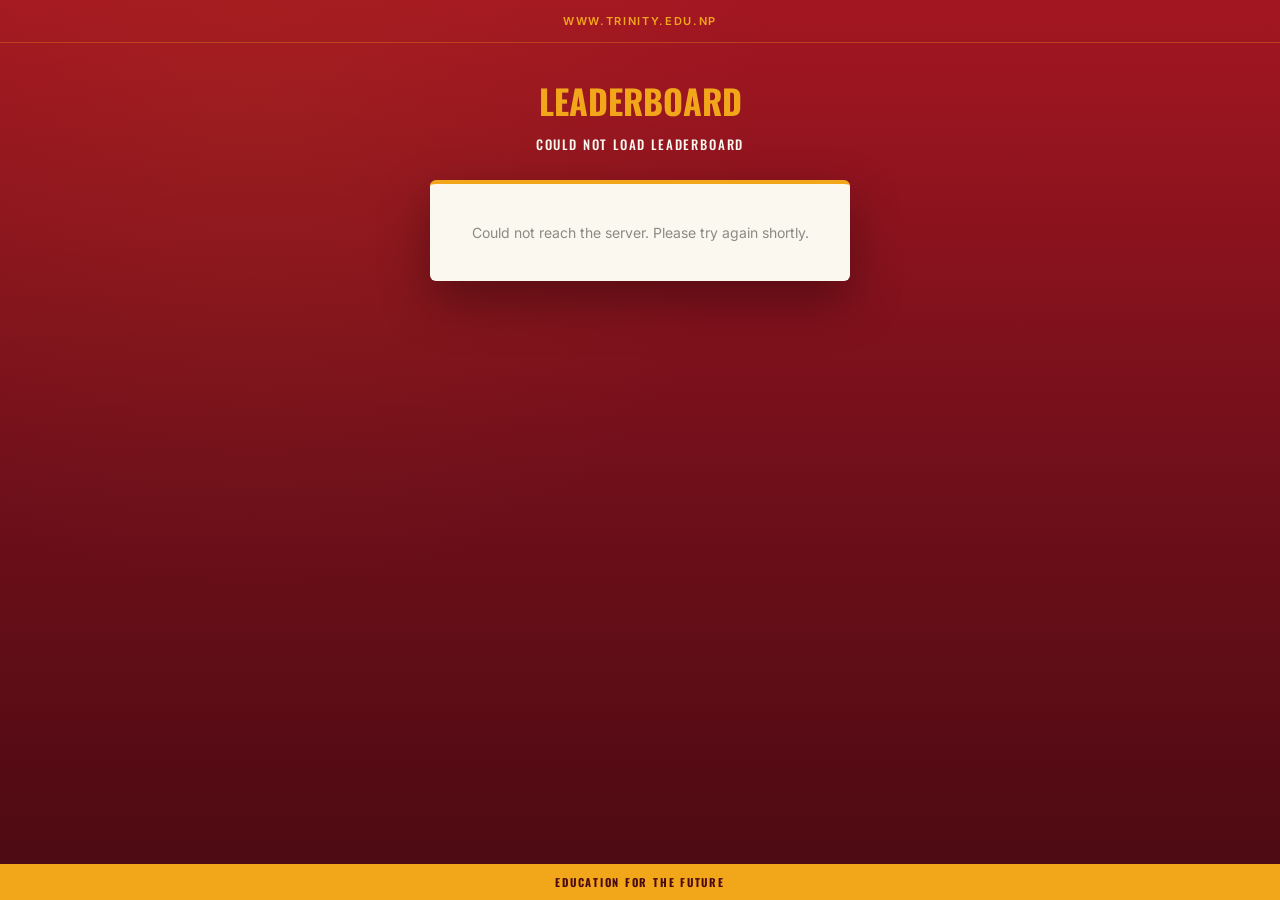
<file: docs/leaderboard.html>
<!DOCTYPE html>
<html lang="en">
<head>
    <meta charset="UTF-8">
    <meta name="viewport" content="width=device-width, initial-scale=1.0">
    <title>Leaderboard — Weekly Trivia</title>
    <style>
        @import url('https://fonts.googleapis.com/css2?family=Oswald:wght@400;500;600;700&family=Inter:wght@400;500;600&display=swap');

        * { margin: 0; padding: 0; box-sizing: border-box; }

        body {
            background:
                radial-gradient(circle at 20% 10%, rgba(242,167,27,0.06), transparent 40%),
                linear-gradient(180deg, #A31621 0%, #6E0F1A 55%, #4A0A12 100%);
            color: #1C1C1C;
            font-family: 'Inter', -apple-system, sans-serif;
            min-height: 100vh;
            display: flex;
            flex-direction: column;
        }

        .top-bar {
            text-align: center;
            padding: 14px 20px;
            border-bottom: 1px solid rgba(242,167,27,0.3);
        }

        .top-bar p {
            font-size: 11px;
            font-weight: 600;
            letter-spacing: 0.15em;
            color: #F2A71B;
            text-transform: uppercase;
        }

        .page-wrapper {
            flex: 1;
            display: flex;
            flex-direction: column;
            align-items: center;
            max-width: 460px;
            margin: 0 auto;
            width: 100%;
            padding: 32px 20px;
        }

        h1 {
            font-family: 'Oswald', sans-serif;
            font-size: 34px;
            font-weight: 700;
            text-transform: uppercase;
            color: #F2A71B;
            text-align: center;
        }

        .week-label {
            font-family: 'Oswald', sans-serif;
            font-size: 13px;
            font-weight: 500;
            color: #FBF8F0;
            text-transform: uppercase;
            letter-spacing: 0.14em;
            text-align: center;
            margin-top: 8px;
            margin-bottom: 26px;
        }

        .board {
            background-color: #FBF8F0;
            border-radius: 6px;
            width: 100%;
            box-shadow: 0 20px 50px rgba(0,0,0,0.35);
            border-top: 4px solid #F2A71B;
            overflow: hidden;
        }

        .row {
            display: flex;
            align-items: center;
            gap: 14px;
            padding: 14px 20px;
            border-bottom: 1px solid #EFEBDD;
        }

        .row:last-child { border-bottom: none; }

        .rank {
            font-family: 'Oswald', sans-serif;
            font-size: 16px;
            font-weight: 700;
            color: #A3A29C;
            width: 24px;
            text-align: center;
        }

        .row.top-1 .rank { color: #F2A71B; font-size: 20px; }
        .row.top-2 .rank { color: #B0B0AA; font-size: 18px; }
        .row.top-3 .rank { color: #C08A4E; font-size: 18px; }

        .row .name {
            flex: 1;
        }

        .row .name .full-name {
            font-size: 14px;
            font-weight: 600;
            color: #1C1C1C;
        }

        .row .name .subject {
            font-size: 11px;
            color: #8A8A84;
            text-transform: uppercase;
            letter-spacing: 0.05em;
        }

        .row .score {
            font-family: 'Oswald', sans-serif;
            font-size: 16px;
            font-weight: 700;
            color: #7A0C1E;
        }

        .empty-state, .error-state {
            padding: 40px 20px;
            text-align: center;
            font-size: 14px;
            color: #8A8A84;
        }

        .bottom-bar {
            background-color: #F2A71B;
            color: #4A0A12;
            text-align: center;
            padding: 10px 20px;
            font-family: 'Oswald', sans-serif;
            font-size: 11px;
            font-weight: 700;
            letter-spacing: 0.16em;
            text-transform: uppercase;
        }
    </style>
</head>
<body>
    <header class="top-bar"><p>www.trinity.edu.np</p></header>

    <main class="page-wrapper">
        <h1>Leaderboard</h1>
        <p class="week-label" id="week-label">Loading…</p>

        <div class="board" id="board">
            <div class="empty-state">Loading leaderboard…</div>
        </div>
    </main>

    <footer class="bottom-bar">Education for the future</footer>

    <script>
        const API_BASE = "https://trivia-ehw5.onrender.com";

        async function loadLeaderboard() {
            const boardEl = document.getElementById("board");
            const weekLabelEl = document.getElementById("week-label");

            try {
                const response = await fetch(`${API_BASE}/leaderboard`);

                if (!response.ok) {
                    weekLabelEl.textContent = "No active week found";
                    boardEl.innerHTML = '<div class="error-state">Leaderboard is not available right now.</div>';
                    return;
                }

                const data = await response.json();

                weekLabelEl.textContent = `${data.week_number} — Top Scorers`;

                if (!data.leaderboard || data.leaderboard.length === 0) {
                    boardEl.innerHTML = '<div class="empty-state">No scores have been posted yet.</div>';
                    return;
                }

                boardEl.innerHTML = "";

                data.leaderboard.forEach((entry, index) => {
                    const rank = index + 1;
                    const row = document.createElement("div");
                    row.className = "row" + (rank <= 3 ? ` top-${rank}` : "");

                    row.innerHTML = `
                        <div class="rank">${rank}</div>
                        <div class="name">
                            <div class="full-name"></div>
                            <div class="subject"></div>
                        </div>
                        <div class="score">${entry.score}</div>
                    `;

                    // Set text via textContent (not template string) to
                    // avoid inserting raw names as HTML
                    row.querySelector(".full-name").textContent = entry.name;
                    row.querySelector(".subject").textContent = entry.subject;

                    boardEl.appendChild(row);
                });

            } catch (error) {
                console.log("Failed to load leaderboard:", error);
                weekLabelEl.textContent = "Could not load leaderboard";
                boardEl.innerHTML = '<div class="error-state">Could not reach the server. Please try again shortly.</div>';
            }
        }

        loadLeaderboard();
    </script>
</body>
</html>
</file>
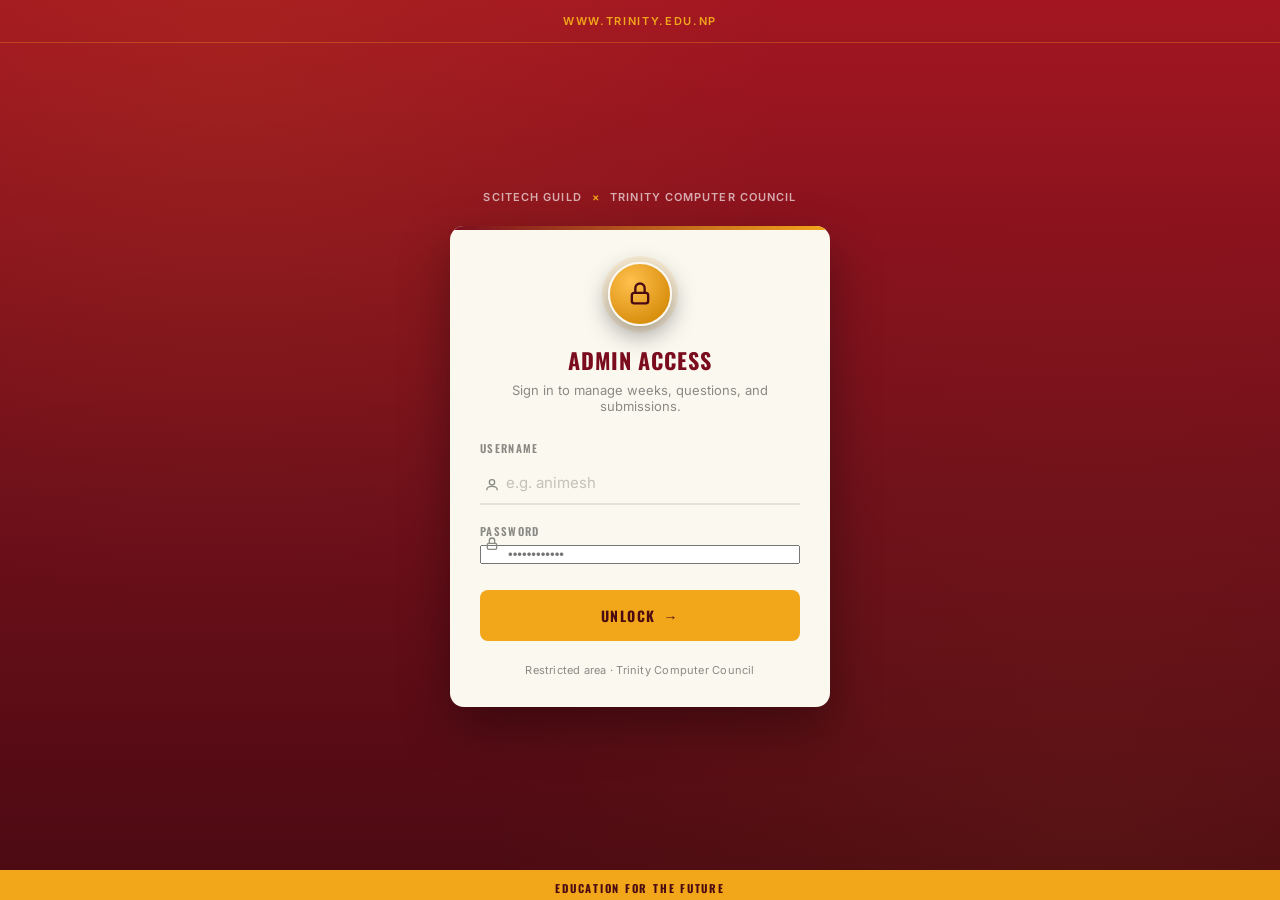
<file: docs/login.html>
<!DOCTYPE html>
<html lang="en">
<head>
    <meta charset="UTF-8">
    <meta name="viewport" content="width=device-width, initial-scale=1.0">
    <title>Admin Login — Weekly Trivia</title>
    <link rel="stylesheet" href="templates/style.css">
    <style>
        /* ==========================================================
           Admin-login-only flourishes, layered on top of the shared
           design system (--maroon-*, --gold-*, --cream, etc. all
           come from style.css's :root already).
           ========================================================== */

        .admin-page-wrapper {
            justify-content: center;
        }

        .admin-badge {
            width: 64px;
            height: 64px;
            border-radius: 50%;
            background: radial-gradient(circle at 35% 30%, var(--gold-400), var(--gold-600) 75%);
            border: 2px solid var(--cream);
            box-shadow: 0 8px 24px rgba(0,0,0,0.4), 0 0 0 6px rgba(242,167,27,0.12);
            display: flex;
            align-items: center;
            justify-content: center;
            margin: 0 auto 18px;
        }

        .admin-badge svg {
            width: 28px;
            height: 28px;
            color: var(--maroon-950);
        }

        .admin-card {
            position: relative;
            background-color: var(--cream);
            border-radius: var(--radius-lg);
            padding: 36px 30px 30px;
            width: 100%;
            max-width: 380px;
            box-shadow: var(--shadow-card);
            overflow: hidden;
        }

        .admin-card::before {
            content: "";
            position: absolute;
            top: 0;
            left: 0;
            right: 0;
            height: 4px;
            background: linear-gradient(90deg, var(--maroon-800), var(--gold-500), var(--maroon-800));
            background-size: 200% 100%;
            animation: shimmer 3.5s linear infinite;
        }

        @keyframes shimmer {
            0% { background-position: 0% 0; }
            100% { background-position: 200% 0; }
        }

        .admin-card-title {
            font-family: var(--font-display);
            font-size: 22px;
            font-weight: 700;
            text-transform: uppercase;
            letter-spacing: 0.04em;
            color: var(--maroon-800);
            text-align: center;
        }

        .admin-card-sub {
            font-size: 13px;
            color: var(--ink-faint);
            text-align: center;
            margin-top: 6px;
            margin-bottom: 26px;
        }

        .field-icon-row {
            position: relative;
        }

        .field-icon-row .field-icon {
            position: absolute;
            left: 4px;
            bottom: 12px;
            width: 16px;
            height: 16px;
            color: var(--ink-faint);
            pointer-events: none;
            transition: color 0.15s ease;
        }

        .field-icon-row input {
            padding-left: 26px;
        }

        .field-icon-row input:focus ~ .field-icon,
        .field-icon-row:focus-within .field-icon {
            color: var(--maroon-800);
        }

        .admin-login-form button[type="submit"] {
            width: 100%;
            position: relative;
        }

        .admin-login-form button[type="submit"]::after {
            content: "→";
            margin-left: 8px;
            display: inline-block;
            transition: transform 0.15s ease;
        }

        .admin-login-form button[type="submit"]:hover::after {
            transform: translateX(3px);
        }

        .admin-footer-note {
            text-align: center;
            font-size: 11px;
            color: var(--ink-faint);
            margin-top: 22px;
            letter-spacing: 0.02em;
        }

        .admin-error {
            margin-top: 18px;
            border: 1.5px solid #C0392B;
            background-color: rgba(192, 57, 43, 0.06);
            border-radius: var(--radius-md);
            padding: 12px 14px;
            text-align: center;
        }

        .admin-error .title {
            font-family: var(--font-display);
            font-size: 10px;
            font-weight: 700;
            letter-spacing: 0.12em;
            text-transform: uppercase;
            color: #C0392B;
            margin-bottom: 4px;
        }

        .admin-error p:not(.title) {
            font-size: 12.5px;
            color: var(--ink-muted);
        }
    </style>
</head>
<body>
    <header class="top-bar"><p class="site-url">www.trinity.edu.np</p></header>

    <main class="page-wrapper admin-page-wrapper">
        <p class="collab-mark">SciTech Guild <span class="x">×</span> Trinity Computer Council</p>
        <div class="admin-card">
            <div class="admin-badge">
                <svg viewBox="0 0 24 24" fill="none" stroke="currentColor" stroke-width="2">
                    <rect x="5" y="11" width="14" height="9" rx="2"/>
                    <path d="M8 11V7a4 4 0 0 1 8 0v4"/>
                </svg>
            </div>

            <p class="admin-card-title">Admin Access</p>
            <p class="admin-card-sub">Sign in to manage weeks, questions, and submissions.</p>

            <form class="admin-login-form" id="login-form">
                <div class="field field-icon-row">
                    <label for="admin-username-input">Username</label>
                    <input type="text" id="admin-username-input" name="username" placeholder="e.g. animesh" autocomplete="username" required>
                    <svg class="field-icon" viewBox="0 0 24 24" fill="none" stroke="currentColor" stroke-width="2">
                        <circle cx="12" cy="8" r="4"/>
                        <path d="M4 20c0-4 4-6 8-6s8 2 8 6"/>
                    </svg>
                </div>

                <div class="field field-icon-row">
                    <label for="admin-password-input">Password</label>
                    <input type="password" id="admin-password-input" name="password" placeholder="••••••••••••" autocomplete="current-password" required>
                    <svg class="field-icon" viewBox="0 0 24 24" fill="none" stroke="currentColor" stroke-width="2">
                        <rect x="5" y="11" width="14" height="9" rx="2"/>
                        <path d="M8 11V7a4 4 0 0 1 8 0v4"/>
                    </svg>
                </div>

                <button type="submit">Unlock</button>

                <div class="admin-error" id="login-error" hidden>
                    <p class="title">Access denied</p>
                    <p id="login-error-text">Incorrect username or password.</p>
                </div>
            </form>

            <p class="admin-footer-note">Restricted area · Trinity Computer Council</p>
        </div>
    </main>

    <footer class="bottom-bar">Education for the future</footer>

    <script src="login.js"></script>
</body>
</html>
</file>
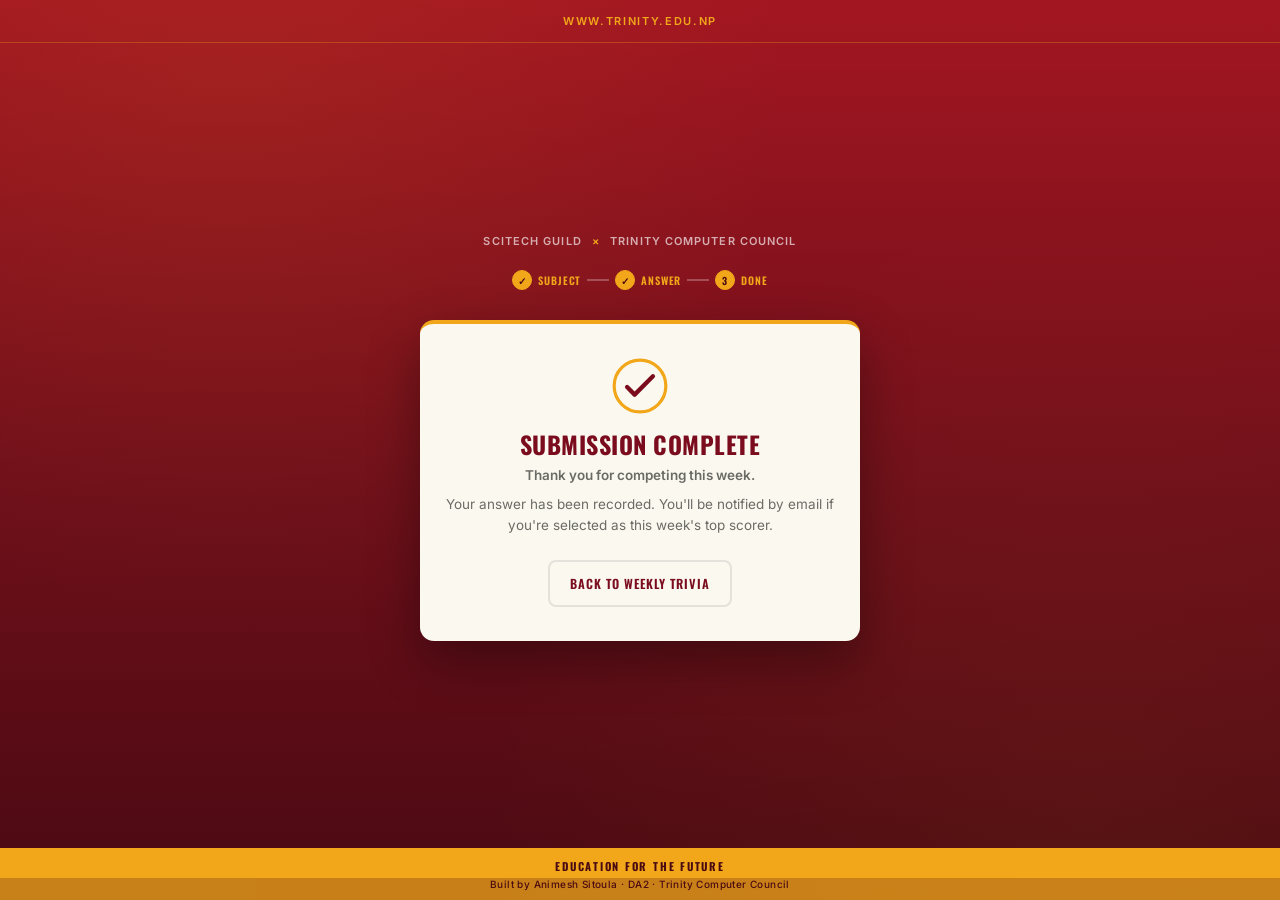
<file: docs/success.html>
<!DOCTYPE html>
<html lang="en">
<head>
    <meta charset="UTF-8">
    <meta name="viewport" content="width=device-width, initial-scale=1.0">
    <title>Submission Confirmed</title>
    <link rel="stylesheet" href="templates/style.css">
</head>
<body>
    <header class="top-bar"><p class="site-url">www.trinity.edu.np</p></header>

    <main class="page-wrapper page-wrapper--center">
        <p class="collab-mark">SciTech Guild <span class="x">×</span> Trinity Computer Council</p>

        <nav class="stepper" aria-label="Submission progress">
            <div class="node done"><span class="circle">✓</span>Subject</div>
            <div class="line"></div>
            <div class="node done"><span class="circle">✓</span>Answer</div>
            <div class="line"></div>
            <div class="node current"><span class="circle">3</span>Done</div>
        </nav>

        <section class="confirmation-card">
            <svg id="tick-animation" viewBox="0 0 52 52" aria-hidden="true">
                <circle cx="26" cy="26" r="24" fill="none" />
                <path d="M14 27l7 7 17-17" fill="none" />
            </svg>

            <h1>Submission Complete</h1>
            <p class="confirmation-lead">Thank you for competing this week<span id="participant-name"></span>.</p>
            <p>Your answer has been recorded. You'll be notified by email if you're selected as this week's top scorer.</p>

            <a class="return-link" href="index.html">Back to Weekly Trivia</a>
        </section>
    </main>

    <footer class="bottom-bar">Education for the future</footer>
    <p class="built-by">Built by Animesh Sitoula · DA2 · Trinity Computer Council</p>
    <script>
        const params = new URLSearchParams(window.location.search);
        const name = params.get("name");

        if (name) {
            document.getElementById("participant-name").textContent = ", " + name;
        }
    </script>
</body>
</html>
</file>
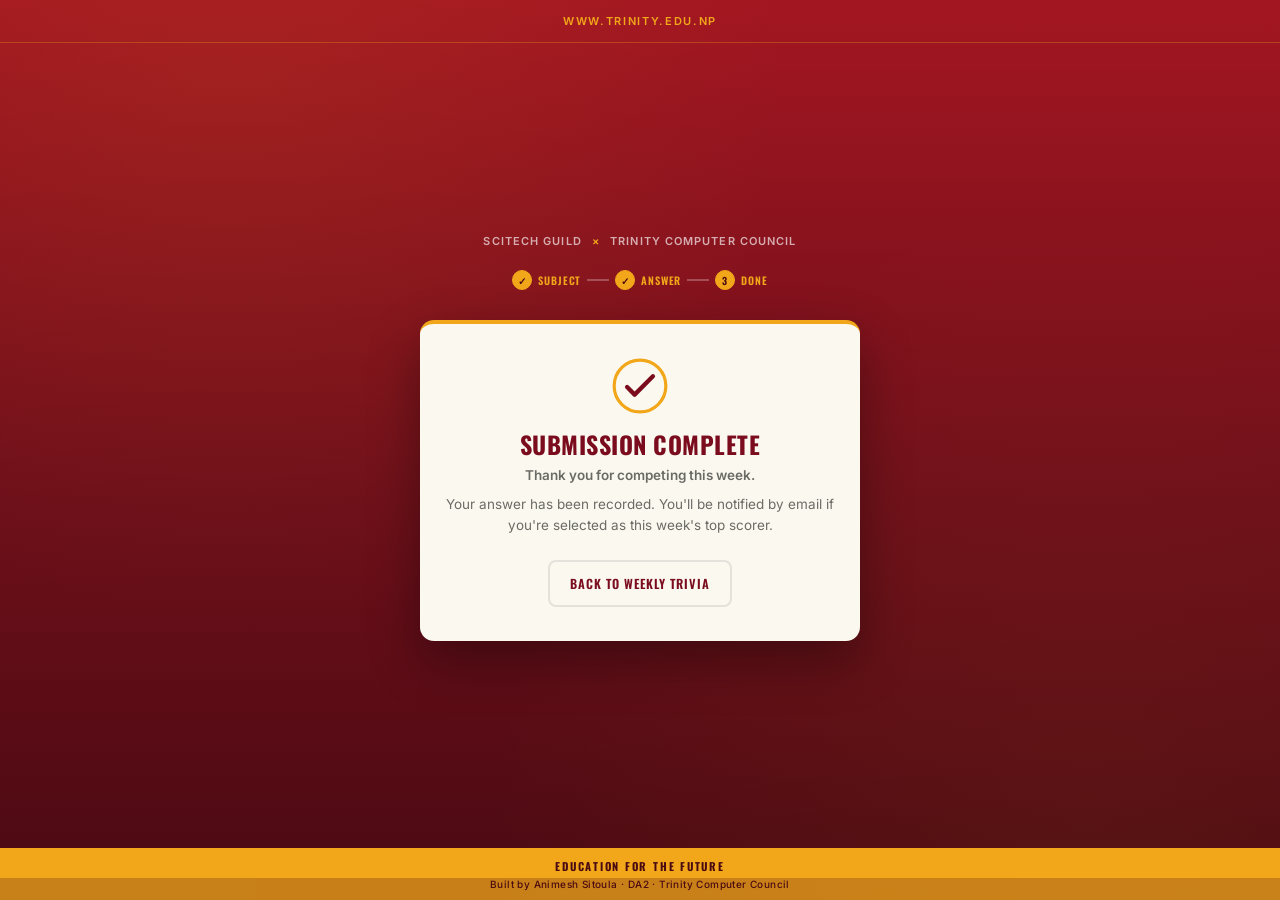
<file: frontend/success.html>
<!DOCTYPE html>
<html lang="en">
<head>
    <meta charset="UTF-8">
    <meta name="viewport" content="width=device-width, initial-scale=1.0">
    <title>Submission Confirmed</title>
    <link rel="stylesheet" href="templates/style.css">
</head>
<body>
    <header class="top-bar"><p class="site-url">www.trinity.edu.np</p></header>

    <main class="page-wrapper page-wrapper--center">
        <p class="collab-mark">SciTech Guild <span class="x">×</span> Trinity Computer Council</p>

        <nav class="stepper" aria-label="Submission progress">
            <div class="node done"><span class="circle">✓</span>Subject</div>
            <div class="line"></div>
            <div class="node done"><span class="circle">✓</span>Answer</div>
            <div class="line"></div>
            <div class="node current"><span class="circle">3</span>Done</div>
        </nav>

        <section class="confirmation-card">
            <svg id="tick-animation" viewBox="0 0 52 52" aria-hidden="true">
                <circle cx="26" cy="26" r="24" fill="none" />
                <path d="M14 27l7 7 17-17" fill="none" />
            </svg>

            <h1>Submission Complete</h1>
            <p class="confirmation-lead">Thank you for competing this week<span id="participant-name"></span>.</p>
            <p>Your answer has been recorded. You'll be notified by email if you're selected as this week's top scorer.</p>

            <a class="return-link" href="index.html">Back to Weekly Trivia</a>
        </section>
    </main>

    <footer class="bottom-bar">Education for the future</footer>
    <p class="built-by">Built by Animesh Sitoula · DA2 · Trinity Computer Council</p>
    <script>
        const params = new URLSearchParams(window.location.search);
        const name = params.get("name");

        if (name) {
            document.getElementById("participant-name").textContent = ", " + name;
        }
    </script>
</body>
</html>
</file>
<file: frontend/templates/style.css>
/* ==========================================================================
   Weekly Trivia — SciTech Guild × Trinity Computer Council
   Design system: Trinity maroon + guild gold, exam-paper / crest motif.
   Pure HTML + CSS. Mobile-first.
   ========================================================================== */

@import url('https://fonts.googleapis.com/css2?family=Oswald:wght@400;500;600;700&family=Inter:wght@400;500;600;700&family=JetBrains+Mono:wght@500;600&display=swap');

:root {
    /* Brand */
    --maroon-950: #4A0A12;
    --maroon-900: #6E0F1A;
    --maroon-800: #7A0C1E;
    --maroon-700: #8C1224;
    --maroon-600: #93142A;
    --maroon-500: #A31621;

    --gold-600: #D98F0E;
    --gold-500: #F2A71B;
    --gold-400: #FFC04D;
    --gold-100: #FBE4B8;

    --cream: #FBF8F0;
    --ink: #1C1C1C;
    --ink-muted: #6B6B65;
    --ink-faint: #8A8A84;
    --line: #E4E2DA;

    /* Type */
    --font-display: 'Oswald', sans-serif;
    --font-body: 'Inter', -apple-system, BlinkMacSystemFont, sans-serif;
    --font-mono: 'JetBrains Mono', 'SFMono-Regular', Consolas, monospace;

    /* Shape / elevation */
    --radius-sm: 4px;
    --radius-md: 8px;
    --radius-lg: 14px;
    --shadow-card: 0 20px 50px rgba(0,0,0,0.35);
    --shadow-card-hover: 0 26px 60px rgba(0,0,0,0.4), 0 0 0 1px rgba(242,167,27,0.35), 0 0 34px rgba(242,167,27,0.22);

    --ease: cubic-bezier(0.4, 0, 0.2, 1);
}

* {
    margin: 0;
    padding: 0;
    box-sizing: border-box;
}

html {
    scroll-behavior: smooth;
}

body {
    background:
        radial-gradient(circle at 18% 8%, rgba(242,167,27,0.08), transparent 42%),
        radial-gradient(circle at 85% 90%, rgba(242,167,27,0.05), transparent 45%),
        linear-gradient(180deg, #A31621 0%, #6E0F1A 55%, #4A0A12 100%);
    background-attachment: fixed;
    color: var(--ink);
    font-family: var(--font-body);
    min-height: 100vh;
    display: flex;
    flex-direction: column;
    -webkit-font-smoothing: antialiased;
}

img, svg { display: block; max-width: 100%; }

a { color: inherit; text-decoration: none; }

/* Focus visibility (accessibility) */
a:focus-visible,
button:focus-visible,
input:focus-visible,
.dropzone-input:focus-visible ~ .dropzone-label {
    outline: 2px solid var(--gold-400);
    outline-offset: 3px;
    border-radius: var(--radius-sm);
}

/* ==========================================================================
   Bars
   ========================================================================== */

.top-bar {
    text-align: center;
    padding: 14px 20px;
    border-bottom: 1px solid rgba(242,167,27,0.3);
}

.top-bar .site-url {
    font-size: 11px;
    font-weight: 600;
    letter-spacing: 0.15em;
    color: var(--gold-500);
    text-transform: uppercase;
}

.bottom-bar {
    background-color: var(--gold-500);
    color: var(--maroon-950);
    text-align: center;
    padding: 10px 20px 4px;
    font-family: var(--font-display);
    font-size: 11px;
    font-weight: 700;
    letter-spacing: 0.16em;
    text-transform: uppercase;
}

.built-by {
    background-color: var(--gold-500);
    color: var(--maroon-950);
    text-align: center;
    padding: 0 20px 10px;
    font-size: 10px;
    font-weight: 500;
    letter-spacing: 0.04em;
    text-transform: none;
    opacity: 0.75;
}

/* ==========================================================================
   Page wrapper
   ========================================================================== */

.page-wrapper {
    flex: 1;
    display: flex;
    flex-direction: column;
    align-items: center;
    max-width: 480px;
    margin: 0 auto;
    width: 100%;
    padding: 32px 20px 48px;
}

.page-wrapper--wide {
    max-width: 1040px;
}

.page-wrapper--center {
    justify-content: center;
}

.collab-mark {
    text-align: center;
    font-size: 11px;
    font-weight: 600;
    letter-spacing: 0.1em;
    text-transform: uppercase;
    color: rgba(255,255,255,0.65);
    margin-bottom: 22px;
}

.collab-mark .x {
    color: var(--gold-500);
    margin: 0 6px;
}

/* ==========================================================================
   Hero
   ========================================================================== */

.hero {
    text-align: center;
    margin-bottom: 28px;
}

h1 {
    font-family: var(--font-display);
    font-size: clamp(2.4rem, 7vw, 3.25rem);
    font-weight: 700;
    text-transform: uppercase;
    letter-spacing: 0.02em;
    color: var(--gold-500);
    line-height: 1.05;
}

.week-label {
    font-family: var(--font-display);
    font-size: 13px;
    font-weight: 500;
    color: var(--cream);
    text-transform: uppercase;
    letter-spacing: 0.18em;
    margin-top: 12px;
}

.hero-subtitle {
    margin-top: 10px;
    font-size: 14.5px;
    color: rgba(255,255,255,0.7);
    line-height: 1.5;
}

.confirmation-card h1 {
    font-size: 24px;
    color: var(--maroon-800);
    margin-top: 18px;
}

/* ==========================================================================
   Stepper
   ========================================================================== */

.stepper {
    display: flex;
    align-items: center;
    justify-content: center;
    gap: 6px;
    margin-bottom: 30px;
    flex-wrap: nowrap;
}

.stepper .node {
    display: flex;
    align-items: center;
    gap: 6px;
    font-family: var(--font-display);
    font-size: 10.5px;
    font-weight: 600;
    letter-spacing: 0.08em;
    text-transform: uppercase;
    color: rgba(255,255,255,0.4);
    white-space: nowrap;
}

.stepper .node.done,
.stepper .node.current {
    color: var(--gold-500);
}

.stepper .circle {
    width: 20px;
    height: 20px;
    border-radius: 50%;
    border: 1.5px solid rgba(255,255,255,0.4);
    display: flex;
    align-items: center;
    justify-content: center;
    font-size: 10px;
}

.stepper .node.done .circle,
.stepper .node.current .circle {
    border-color: var(--gold-500);
    background-color: var(--gold-500);
    color: var(--maroon-950);
}

.stepper .line {
    width: 22px;
    height: 1.5px;
    background-color: rgba(255,255,255,0.25);
    flex-shrink: 0;
}

/* ==========================================================================
   Subject grid + cards  (signature element: guild crest seal)
   ========================================================================== */

.subjects {
    display: grid;
    grid-template-columns: 1fr;
    gap: 18px;
    width: 100%;
    margin-bottom: 34px;
}

@media (min-width: 620px) {
    .subjects { grid-template-columns: repeat(2, 1fr); }
}

@media (min-width: 940px) {
    .subjects { grid-template-columns: repeat(3, 1fr); }
}

.subject-card {
    position: relative;
    background-color: var(--cream);
    border-radius: var(--radius-lg);
    padding: 26px 24px 24px;
    box-shadow: var(--shadow-card);
    border-top: 4px solid var(--gold-500);
    display: flex;
    flex-direction: column;
    align-items: flex-start;
    text-align: left;
    transition: transform 0.25s var(--ease), box-shadow 0.25s var(--ease);
}

.subject-card:hover,
.subject-card:focus-within {
    transform: translateY(-6px);
    box-shadow: var(--shadow-card-hover);
}

/* Guild crest seal — decorative rank mark, top right of each card */
.seal {
    position: absolute;
    top: -14px;
    right: 18px;
    width: 34px;
    height: 34px;
    border-radius: 50%;
    background: radial-gradient(circle at 35% 30%, var(--gold-400), var(--gold-600) 70%);
    border: 2px solid var(--cream);
    box-shadow: 0 4px 10px rgba(0,0,0,0.3);
    color: var(--maroon-950);
    font-family: var(--font-display);
    font-size: 13px;
    font-weight: 700;
    display: flex;
    align-items: center;
    justify-content: center;
}

.subject-icon {
    width: 34px;
    height: 34px;
    color: var(--maroon-800);
    margin-bottom: 14px;
}

.subject-icon svg { width: 100%; height: 100%; }

.subject-name {
    font-family: var(--font-display);
    font-size: 19px;
    font-weight: 600;
    text-transform: uppercase;
    letter-spacing: 0.02em;
    color: var(--maroon-800);
    margin-bottom: 8px;
}

.subject-desc {
    font-size: 13.5px;
    line-height: 1.55;
    color: var(--ink-muted);
    margin-bottom: 16px;
}

.difficulty-badge {
    display: inline-block;
    font-family: var(--font-display);
    font-size: 10.5px;
    font-weight: 600;
    letter-spacing: 0.1em;
    text-transform: uppercase;
    padding: 5px 11px;
    border-radius: 999px;
    margin-bottom: 18px;
}

.difficulty-badge--beginner {
    background-color: var(--gold-100);
    color: var(--maroon-800);
}

.difficulty-badge--intermediate {
    background-color: var(--gold-500);
    color: var(--maroon-950);
}

.difficulty-badge--advanced {
    background-color: var(--maroon-800);
    color: var(--gold-400);
}

.choose-link {
    margin-top: auto;
    font-family: var(--font-display);
    font-size: 12.5px;
    font-weight: 600;
    letter-spacing: 0.06em;
    text-transform: uppercase;
    color: var(--maroon-800);
    padding-bottom: 2px;
    border-bottom: 1.5px solid transparent;
    transition: color 0.15s ease, border-color 0.15s ease, transform 0.15s ease;
}

.subject-card:hover .choose-link {
    color: var(--gold-600);
    border-bottom-color: var(--gold-500);
    transform: translateX(2px);
}

/* ==========================================================================
   Info card ("How to participate")
   ========================================================================== */

.info-card {
    background-color: var(--cream);
    border-radius: var(--radius-lg);
    padding: 28px 26px;
    width: 100%;
    box-shadow: var(--shadow-card);
    border-top: 4px solid var(--maroon-800);
}

.info-title {
    font-family: var(--font-display);
    font-size: 15px;
    font-weight: 600;
    text-transform: uppercase;
    letter-spacing: 0.06em;
    color: var(--maroon-800);
    margin-bottom: 18px;
    text-align: center;
}

.info-row {
    display: flex;
    align-items: flex-start;
    gap: 14px;
    margin-bottom: 16px;
}

.info-row:last-child { margin-bottom: 0; }

.info-row .num {
    flex-shrink: 0;
    width: 28px;
    height: 28px;
    border-radius: 50%;
    background-color: var(--gold-500);
    color: var(--maroon-950);
    font-family: var(--font-display);
    font-size: 12px;
    font-weight: 700;
    display: flex;
    align-items: center;
    justify-content: center;
}

.info-row .text .title {
    font-size: 13.5px;
    font-weight: 600;
    color: var(--ink);
}

.info-row .text .desc {
    font-size: 12.5px;
    color: var(--ink-faint);
    margin-top: 2px;
    line-height: 1.5;
}

/* ==========================================================================
   Question panel — styled like an official exam slip
   ========================================================================== */

.question-panel {
    background-color: var(--cream);
    border-radius: var(--radius-lg);
    padding: 26px 24px;
    width: 100%;
    box-shadow: var(--shadow-card);
    border-left: 4px solid var(--gold-500);
    margin-bottom: 18px;
}

.qp-eyebrow {
    font-family: var(--font-display);
    font-size: 10.5px;
    font-weight: 600;
    text-transform: uppercase;
    letter-spacing: 0.16em;
    color: var(--ink-faint);
}

.qp-meta-row {
    display: flex;
    align-items: center;
    justify-content: space-between;
    gap: 10px;
    margin-top: 12px;
    padding-bottom: 14px;
    border-bottom: 1.5px dashed var(--line);
}

.question-card {
    width: 100%;
    background-color: var(--cream);
    padding: 22px 22px 24px;
    border-radius: var(--radius-lg);
    box-shadow: var(--shadow-card);
    border-top: 4px solid var(--maroon-800);
    margin-bottom: 18px;
    display: flex;
    flex-direction: column;
}

.qp-subject {
    display: inline-block;
    align-self: flex-start;
    background-color: var(--maroon-800);
    color: var(--gold-500);
    font-family: var(--font-display);
    font-size: 11.5px;
    font-weight: 600;
    text-transform: uppercase;
    letter-spacing: 0.1em;
    padding: 5px 12px;
    border-radius: var(--radius-sm);
}

.qp-ref {
    font-family: var(--font-mono);
    font-size: 10.5px;
    letter-spacing: 0.04em;
    color: var(--ink-faint);
    margin-top: 10px;
    padding-bottom: 12px;
    border-bottom: 1.5px dashed var(--line);
}

.qp-question {
    font-size: 18px;
    line-height: 1.6;
    color: var(--ink);
    font-weight: 500;
    margin-top: 14px;
    user-select: none;
    -webkit-user-select: none;
    -moz-user-select: none;
}

/* ==========================================================================
   Form
   ========================================================================== */

.form-section {
    width: 100%;
    display: flex;
    flex-direction: column;
}

.answer-form {
    background-color: var(--cream);
    padding: 26px 24px 28px;
    border-radius: var(--radius-lg);
    width: 100%;
    box-shadow: var(--shadow-card);
    border-top: 4px solid var(--gold-500);
    display: flex;
    flex-direction: column;
}

.field {
    display: flex;
    flex-direction: column;
}

label {
    font-family: var(--font-display);
    font-size: 11px;
    font-weight: 600;
    color: var(--ink-faint);
    margin-top: 18px;
    margin-bottom: 6px;
    text-transform: uppercase;
    letter-spacing: 0.12em;
}

.field:first-child label { margin-top: 0; }

input[type="text"],
input[type="email"] {
    padding: 11px 4px;
    border: none;
    border-bottom: 2px solid var(--line);
    border-radius: 0;
    font-size: 15px;
    font-family: var(--font-body);
    background-color: transparent;
    color: var(--ink);
    transition: border-color 0.15s ease;
}

input[type="text"]::placeholder,
input[type="email"]::placeholder {
    color: #C4C2B8;
}

input[type="text"]:focus,
input[type="email"]:focus {
    outline: none;
    border-bottom-color: var(--maroon-800);
}

/* Dropzone upload */

.dropzone {
    position: relative;
    margin-top: 4px;
}

.dropzone-input {
    position: absolute;
    inset: 0;
    width: 100%;
    height: 100%;
    opacity: 0;
    cursor: pointer;
    z-index: 2;
}

.dropzone-label {
    display: flex;
    flex-direction: column;
    align-items: center;
    text-align: center;
    gap: 4px;
    padding: 30px 16px;
    border: 2px dashed var(--line);
    border-radius: var(--radius-md);
    background-color: #F5F1E6;
    transition: border-color 0.15s ease, background-color 0.15s ease;
}

.dropzone-input:focus ~ .dropzone-label,
.dropzone:hover .dropzone-label {
    border-color: var(--gold-600);
    background-color: var(--gold-100);
}

.dropzone-icon {
    width: 30px;
    height: 30px;
    color: var(--maroon-800);
    margin-bottom: 6px;
}

.dropzone-icon svg { width: 100%; height: 100%; }

.dropzone-title {
    font-family: var(--font-display);
    font-size: 14px;
    font-weight: 600;
    color: var(--maroon-800);
    text-transform: uppercase;
    letter-spacing: 0.04em;
}

.dropzone-sub {
    font-size: 12.5px;
    color: var(--ink-muted);
}

.dropzone-formats {
    margin-top: 6px;
    font-size: 11px;
    color: var(--ink-faint);
}

/* Submit button */

button[type="submit"] {
    background-color: var(--gold-500);
    color: var(--maroon-950);
    border: none;
    padding: 15px 20px;
    border-radius: var(--radius-md);
    font-family: var(--font-display);
    font-size: 14px;
    font-weight: 700;
    text-transform: uppercase;
    letter-spacing: 0.1em;
    cursor: pointer;
    margin-top: 26px;
    transition: background-color 0.15s ease, transform 0.05s ease, box-shadow 0.15s ease;
}

button[type="submit"]:hover {
    background-color: var(--gold-400);
    box-shadow: 0 10px 24px rgba(242,167,27,0.35);
}

button[type="submit"]:active {
    transform: scale(0.98);
}

/* Honesty note */

.honesty-note {
    margin-top: 18px;
    border: 1.5px solid var(--line);
    border-radius: var(--radius-md);
    padding: 13px 14px;
    text-align: center;
}

.honesty-note .title {
    font-family: var(--font-display);
    font-size: 10px;
    font-weight: 600;
    letter-spacing: 0.12em;
    text-transform: uppercase;
    color: var(--maroon-800);
    margin-bottom: 4px;
}

.honesty-note p:not(.title) {
    font-size: 12px;
    color: var(--ink-faint);
    line-height: 1.45;
}

/* ==========================================================================
   Confirmation page
   ========================================================================== */

.confirmation-card {
    text-align: center;
    background-color: var(--cream);
    padding: 34px 26px;
    border-radius: var(--radius-lg);
    width: 100%;
    box-shadow: var(--shadow-card);
    border-top: 4px solid var(--gold-500);
}

.confirmation-lead {
    margin-top: 10px;
    font-size: 14.5px;
    font-weight: 600;
    color: var(--maroon-800);
}

.confirmation-card p {
    margin-top: 8px;
    font-size: 13.5px;
    color: var(--ink-muted);
    line-height: 1.55;
}

#tick-animation {
    width: 56px;
    height: 56px;
    margin: 0 auto;
}

#tick-animation circle {
    stroke: var(--gold-500);
    stroke-width: 3;
    stroke-dasharray: 151;
    stroke-dashoffset: 151;
    animation: draw-circle 0.5s ease forwards;
}

#tick-animation path {
    stroke: var(--maroon-800);
    stroke-width: 4;
    stroke-linecap: round;
    stroke-linejoin: round;
    stroke-dasharray: 40;
    stroke-dashoffset: 40;
    animation: draw-check 0.3s ease forwards 0.5s;
}

@keyframes draw-circle { to { stroke-dashoffset: 0; } }
@keyframes draw-check { to { stroke-dashoffset: 0; } }

.reference-id {
    margin-top: 20px;
    display: inline-flex;
    flex-direction: column;
    gap: 4px;
    padding: 12px 22px;
    border: 1.5px dashed var(--line);
    border-radius: var(--radius-md);
}

.reference-label {
    font-family: var(--font-display);
    font-size: 10px;
    font-weight: 600;
    letter-spacing: 0.14em;
    text-transform: uppercase;
    color: var(--ink-faint);
}

.reference-value {
    font-family: var(--font-mono);
    font-size: 15px;
    font-weight: 600;
    letter-spacing: 0.06em;
    color: var(--maroon-800);
}

.return-link {
    display: inline-block;
    margin-top: 24px;
    font-family: var(--font-display);
    font-size: 12.5px;
    font-weight: 600;
    letter-spacing: 0.08em;
    text-transform: uppercase;
    color: var(--maroon-800);
    padding: 12px 20px;
    border: 2px solid var(--line);
    border-radius: var(--radius-md);
    transition: border-color 0.15s ease, color 0.15s ease;
}

.return-link:hover {
    border-color: var(--maroon-800);
    color: var(--maroon-600);
}

/* ==========================================================================
   Reduced motion
   ========================================================================== */

@media (prefers-reduced-motion: reduce) {
    *, *::before, *::after {
        animation-duration: 0.001ms !important;
        animation-iteration-count: 1 !important;
        transition-duration: 0.001ms !important;
        scroll-behavior: auto !important;
    }
}
</file>
<file: docs/templates/style.css>
/* ==========================================================================
   Weekly Trivia — SciTech Guild × Trinity Computer Council
   Design system: Trinity maroon + guild gold, exam-paper / crest motif.
   Pure HTML + CSS. Mobile-first.
   ========================================================================== */

@import url('https://fonts.googleapis.com/css2?family=Oswald:wght@400;500;600;700&family=Inter:wght@400;500;600;700&family=JetBrains+Mono:wght@500;600&display=swap');

:root {
    /* Brand */
    --maroon-950: #4A0A12;
    --maroon-900: #6E0F1A;
    --maroon-800: #7A0C1E;
    --maroon-700: #8C1224;
    --maroon-600: #93142A;
    --maroon-500: #A31621;

    --gold-600: #D98F0E;
    --gold-500: #F2A71B;
    --gold-400: #FFC04D;
    --gold-100: #FBE4B8;

    --cream: #FBF8F0;
    --ink: #1C1C1C;
    --ink-muted: #6B6B65;
    --ink-faint: #8A8A84;
    --line: #E4E2DA;

    /* Type */
    --font-display: 'Oswald', sans-serif;
    --font-body: 'Inter', -apple-system, BlinkMacSystemFont, sans-serif;
    --font-mono: 'JetBrains Mono', 'SFMono-Regular', Consolas, monospace;

    /* Shape / elevation */
    --radius-sm: 4px;
    --radius-md: 8px;
    --radius-lg: 14px;
    --shadow-card: 0 20px 50px rgba(0,0,0,0.35);
    --shadow-card-hover: 0 26px 60px rgba(0,0,0,0.4), 0 0 0 1px rgba(242,167,27,0.35), 0 0 34px rgba(242,167,27,0.22);

    --ease: cubic-bezier(0.4, 0, 0.2, 1);
}

* {
    margin: 0;
    padding: 0;
    box-sizing: border-box;
}

html {
    scroll-behavior: smooth;
}

body {
    background:
        radial-gradient(circle at 18% 8%, rgba(242,167,27,0.08), transparent 42%),
        radial-gradient(circle at 85% 90%, rgba(242,167,27,0.05), transparent 45%),
        linear-gradient(180deg, #A31621 0%, #6E0F1A 55%, #4A0A12 100%);
    background-attachment: fixed;
    color: var(--ink);
    font-family: var(--font-body);
    min-height: 100vh;
    display: flex;
    flex-direction: column;
    -webkit-font-smoothing: antialiased;
}

img, svg { display: block; max-width: 100%; }

a { color: inherit; text-decoration: none; }

/* Focus visibility (accessibility) */
a:focus-visible,
button:focus-visible,
input:focus-visible,
.dropzone-input:focus-visible ~ .dropzone-label {
    outline: 2px solid var(--gold-400);
    outline-offset: 3px;
    border-radius: var(--radius-sm);
}

/* ==========================================================================
   Bars
   ========================================================================== */

.top-bar {
    text-align: center;
    padding: 14px 20px;
    border-bottom: 1px solid rgba(242,167,27,0.3);
}

.top-bar .site-url {
    font-size: 11px;
    font-weight: 600;
    letter-spacing: 0.15em;
    color: var(--gold-500);
    text-transform: uppercase;
}

.bottom-bar {
    background-color: var(--gold-500);
    color: var(--maroon-950);
    text-align: center;
    padding: 10px 20px 4px;
    font-family: var(--font-display);
    font-size: 11px;
    font-weight: 700;
    letter-spacing: 0.16em;
    text-transform: uppercase;
}

.built-by {
    background-color: var(--gold-500);
    color: var(--maroon-950);
    text-align: center;
    padding: 0 20px 10px;
    font-size: 10px;
    font-weight: 500;
    letter-spacing: 0.04em;
    text-transform: none;
    opacity: 0.75;
}

/* ==========================================================================
   Page wrapper
   ========================================================================== */

.page-wrapper {
    flex: 1;
    display: flex;
    flex-direction: column;
    align-items: center;
    max-width: 480px;
    margin: 0 auto;
    width: 100%;
    padding: 32px 20px 48px;
}

.page-wrapper--wide {
    max-width: 1040px;
}

.page-wrapper--center {
    justify-content: center;
}

.collab-mark {
    text-align: center;
    font-size: 11px;
    font-weight: 600;
    letter-spacing: 0.1em;
    text-transform: uppercase;
    color: rgba(255,255,255,0.65);
    margin-bottom: 22px;
}

.collab-mark .x {
    color: var(--gold-500);
    margin: 0 6px;
}

/* ==========================================================================
   Hero
   ========================================================================== */

.hero {
    text-align: center;
    margin-bottom: 28px;
}

h1 {
    font-family: var(--font-display);
    font-size: clamp(2.4rem, 7vw, 3.25rem);
    font-weight: 700;
    text-transform: uppercase;
    letter-spacing: 0.02em;
    color: var(--gold-500);
    line-height: 1.05;
}

.week-label {
    font-family: var(--font-display);
    font-size: 13px;
    font-weight: 500;
    color: var(--cream);
    text-transform: uppercase;
    letter-spacing: 0.18em;
    margin-top: 12px;
}

.hero-subtitle {
    margin-top: 10px;
    font-size: 14.5px;
    color: rgba(255,255,255,0.7);
    line-height: 1.5;
}

.confirmation-card h1 {
    font-size: 24px;
    color: var(--maroon-800);
    margin-top: 18px;
}

/* ==========================================================================
   Stepper
   ========================================================================== */

.stepper {
    display: flex;
    align-items: center;
    justify-content: center;
    gap: 6px;
    margin-bottom: 30px;
    flex-wrap: nowrap;
}

.stepper .node {
    display: flex;
    align-items: center;
    gap: 6px;
    font-family: var(--font-display);
    font-size: 10.5px;
    font-weight: 600;
    letter-spacing: 0.08em;
    text-transform: uppercase;
    color: rgba(255,255,255,0.4);
    white-space: nowrap;
}

.stepper .node.done,
.stepper .node.current {
    color: var(--gold-500);
}

.stepper .circle {
    width: 20px;
    height: 20px;
    border-radius: 50%;
    border: 1.5px solid rgba(255,255,255,0.4);
    display: flex;
    align-items: center;
    justify-content: center;
    font-size: 10px;
}

.stepper .node.done .circle,
.stepper .node.current .circle {
    border-color: var(--gold-500);
    background-color: var(--gold-500);
    color: var(--maroon-950);
}

.stepper .line {
    width: 22px;
    height: 1.5px;
    background-color: rgba(255,255,255,0.25);
    flex-shrink: 0;
}

/* ==========================================================================
   Subject grid + cards  (signature element: guild crest seal)
   ========================================================================== */

.subjects {
    display: grid;
    grid-template-columns: 1fr;
    gap: 18px;
    width: 100%;
    margin-bottom: 34px;
}

@media (min-width: 620px) {
    .subjects { grid-template-columns: repeat(2, 1fr); }
}

@media (min-width: 940px) {
    .subjects { grid-template-columns: repeat(3, 1fr); }
}

.subject-card {
    position: relative;
    background-color: var(--cream);
    border-radius: var(--radius-lg);
    padding: 26px 24px 24px;
    box-shadow: var(--shadow-card);
    border-top: 4px solid var(--gold-500);
    display: flex;
    flex-direction: column;
    align-items: flex-start;
    text-align: left;
    transition: transform 0.25s var(--ease), box-shadow 0.25s var(--ease);
}

#question-text {
    white-space: pre-line;
}

.subject-card:hover,
.subject-card:focus-within {
    transform: translateY(-6px);
    box-shadow: var(--shadow-card-hover);
}

/* Guild crest seal — decorative rank mark, top right of each card */
.seal {
    position: absolute;
    top: -14px;
    right: 18px;
    width: 34px;
    height: 34px;
    border-radius: 50%;
    background: radial-gradient(circle at 35% 30%, var(--gold-400), var(--gold-600) 70%);
    border: 2px solid var(--cream);
    box-shadow: 0 4px 10px rgba(0,0,0,0.3);
    color: var(--maroon-950);
    font-family: var(--font-display);
    font-size: 13px;
    font-weight: 700;
    display: flex;
    align-items: center;
    justify-content: center;
}

.subject-icon {
    width: 34px;
    height: 34px;
    color: var(--maroon-800);
    margin-bottom: 14px;
}

.subject-icon svg { width: 100%; height: 100%; }

.subject-name {
    font-family: var(--font-display);
    font-size: 19px;
    font-weight: 600;
    text-transform: uppercase;
    letter-spacing: 0.02em;
    color: var(--maroon-800);
    margin-bottom: 8px;
}

.subject-desc {
    font-size: 13.5px;
    line-height: 1.55;
    color: var(--ink-muted);
    margin-bottom: 16px;
}

.difficulty-badge {
    display: inline-block;
    font-family: var(--font-display);
    font-size: 10.5px;
    font-weight: 600;
    letter-spacing: 0.1em;
    text-transform: uppercase;
    padding: 5px 11px;
    border-radius: 999px;
    margin-bottom: 18px;
}

.modal-overlay {
    position: fixed;
    inset: 0;
    background: rgba(74, 10, 18, 0.7);
    display: flex;
    align-items: center;
    justify-content: center;
    z-index: 50;
    padding: 20px;
}

.modal-box {
    position: relative;
    background-color: var(--cream);
    padding: 40px 34px 34px;
    border-radius: var(--radius-lg);
    text-align: center;
    width: 100%;
    max-width: 400px;
    box-shadow: var(--shadow-card);
    border-top: 4px solid var(--gold-500);
}

.modal-close {
    position: absolute;
    top: 14px;
    right: 16px;
    background: none;
    border: none;
    font-size: 24px;
    line-height: 1;
    color: var(--ink-faint);
    cursor: pointer;
    font-weight: 700;
    padding: 4px 8px;
    border-radius: var(--radius-sm);
    transition: color 0.15s ease, background-color 0.15s ease;
}

.modal-close:hover {
    color: var(--maroon-800);
    background-color: var(--gold-100);
}

.modal-title {
    font-family: var(--font-display);
    font-size: 18px;
    font-weight: 700;
    text-transform: uppercase;
    letter-spacing: 0.06em;
    color: var(--maroon-800);
    margin-bottom: 24px;
}

.modal-choice {
    display: block;
    width: 100%;
    padding: 15px;
    margin-bottom: 12px;
    border: none;
    border-radius: var(--radius-md);
    background: var(--maroon-800);
    color: var(--cream);
    font-family: var(--font-display);
    font-size: 14.5px;
    font-weight: 700;
    text-transform: uppercase;
    letter-spacing: 0.08em;
    cursor: pointer;
    transition: background-color 0.15s ease, transform 0.05s ease;
}

.modal-choice:last-of-type {
    margin-bottom: 0;
}

.modal-choice:hover {
    background: var(--maroon-600);
}

.modal-choice:active {
    transform: scale(0.98);
}

.choose-link {
    margin-top: auto;
    font-family: var(--font-display);
    font-size: 12.5px;
    font-weight: 600;
    letter-spacing: 0.06em;
    text-transform: uppercase;
    color: var(--maroon-800);
    padding-bottom: 2px;
    border-bottom: 1.5px solid transparent;
    transition: color 0.15s ease, border-color 0.15s ease, transform 0.15s ease;
}

.subject-card:hover .choose-link {
    color: var(--gold-600);
    border-bottom-color: var(--gold-500);
    transform: translateX(2px);
}

/* ==========================================================================
   Info card ("How to participate")
   ========================================================================== */

.info-card {
    background-color: var(--cream);
    border-radius: var(--radius-lg);
    padding: 28px 26px;
    width: 100%;
    box-shadow: var(--shadow-card);
    border-top: 4px solid var(--maroon-800);
}

.info-title {
    font-family: var(--font-display);
    font-size: 15px;
    font-weight: 600;
    text-transform: uppercase;
    letter-spacing: 0.06em;
    color: var(--maroon-800);
    margin-bottom: 18px;
    text-align: center;
}

.info-row {
    display: flex;
    align-items: flex-start;
    gap: 14px;
    margin-bottom: 16px;
}

.info-row:last-child { margin-bottom: 0; }

.info-row .num {
    flex-shrink: 0;
    width: 28px;
    height: 28px;
    border-radius: 50%;
    background-color: var(--gold-500);
    color: var(--maroon-950);
    font-family: var(--font-display);
    font-size: 12px;
    font-weight: 700;
    display: flex;
    align-items: center;
    justify-content: center;
}

.info-row .text .title {
    font-size: 13.5px;
    font-weight: 600;
    color: var(--ink);
}

.info-row .text .desc {
    font-size: 12.5px;
    color: var(--ink-faint);
    margin-top: 2px;
    line-height: 1.5;
}

/* ==========================================================================
   Question panel — styled like an official exam slip
   ========================================================================== */

.question-panel {
    background-color: var(--cream);
    border-radius: var(--radius-lg);
    padding: 26px 24px;
    width: 100%;
    box-shadow: var(--shadow-card);
    border-left: 4px solid var(--gold-500);
    margin-bottom: 18px;
}

.qp-eyebrow {
    font-family: var(--font-display);
    font-size: 10.5px;
    font-weight: 600;
    text-transform: uppercase;
    letter-spacing: 0.16em;
    color: var(--ink-faint);
}

.qp-meta-row {
    display: flex;
    align-items: center;
    justify-content: space-between;
    gap: 10px;
    margin-top: 12px;
    padding-bottom: 14px;
    border-bottom: 1.5px dashed var(--line);
}

.question-card {
    width: 100%;
    background-color: var(--cream);
    padding: 22px 22px 24px;
    border-radius: var(--radius-lg);
    box-shadow: var(--shadow-card);
    border-top: 4px solid var(--maroon-800);
    margin-bottom: 18px;
    display: flex;
    flex-direction: column;
}

.qp-subject {
    display: inline-block;
    align-self: flex-start;
    background-color: var(--maroon-800);
    color: var(--gold-500);
    font-family: var(--font-display);
    font-size: 11.5px;
    font-weight: 600;
    text-transform: uppercase;
    letter-spacing: 0.1em;
    padding: 5px 12px;
    border-radius: var(--radius-sm);
}

.qp-ref {
    font-family: var(--font-mono);
    font-size: 10.5px;
    letter-spacing: 0.04em;
    color: var(--ink-faint);
    margin-top: 10px;
    padding-bottom: 12px;
    border-bottom: 1.5px dashed var(--line);
}

.qp-question {
    font-size: 18px;
    line-height: 1.6;
    color: var(--ink);
    font-weight: 500;
    margin-top: 14px;
    user-select: none;
    -webkit-user-select: none;
    -moz-user-select: none;
}

/* ==========================================================================
   Form
   ========================================================================== */

.form-section {
    width: 100%;
    display: flex;
    flex-direction: column;
}

.answer-form {
    background-color: var(--cream);
    padding: 26px 24px 28px;
    border-radius: var(--radius-lg);
    width: 100%;
    box-shadow: var(--shadow-card);
    border-top: 4px solid var(--gold-500);
    display: flex;
    flex-direction: column;
}

.field {
    display: flex;
    flex-direction: column;
}

label {
    font-family: var(--font-display);
    font-size: 11px;
    font-weight: 600;
    color: var(--ink-faint);
    margin-top: 18px;
    margin-bottom: 6px;
    text-transform: uppercase;
    letter-spacing: 0.12em;
}

.field:first-child label { margin-top: 0; }

input[type="text"],
input[type="email"] {
    padding: 11px 4px;
    border: none;
    border-bottom: 2px solid var(--line);
    border-radius: 0;
    font-size: 15px;
    font-family: var(--font-body);
    background-color: transparent;
    color: var(--ink);
    transition: border-color 0.15s ease;
}

input[type="text"]::placeholder,
input[type="email"]::placeholder {
    color: #C4C2B8;
}

input[type="text"]:focus,
input[type="email"]:focus {
    outline: none;
    border-bottom-color: var(--maroon-800);
}

/* Dropzone upload */

.dropzone {
    position: relative;
    margin-top: 4px;
}

.dropzone-input {
    position: absolute;
    inset: 0;
    width: 100%;
    height: 100%;
    opacity: 0;
    cursor: pointer;
    z-index: 2;
}

.dropzone-label {
    display: flex;
    flex-direction: column;
    align-items: center;
    text-align: center;
    gap: 4px;
    padding: 30px 16px;
    border: 2px dashed var(--line);
    border-radius: var(--radius-md);
    background-color: #F5F1E6;
    transition: border-color 0.15s ease, background-color 0.15s ease;
}

.dropzone-input:focus ~ .dropzone-label,
.dropzone:hover .dropzone-label {
    border-color: var(--gold-600);
    background-color: var(--gold-100);
}

.dropzone-icon {
    width: 30px;
    height: 30px;
    color: var(--maroon-800);
    margin-bottom: 6px;
}

.dropzone-icon svg { width: 100%; height: 100%; }

.dropzone-title {
    font-family: var(--font-display);
    font-size: 14px;
    font-weight: 600;
    color: var(--maroon-800);
    text-transform: uppercase;
    letter-spacing: 0.04em;
}

.dropzone-sub {
    font-size: 12.5px;
    color: var(--ink-muted);
}

.dropzone-formats {
    margin-top: 6px;
    font-size: 11px;
    color: var(--ink-faint);
}

.file-list {
    display: flex;
    flex-direction: column;
    gap: 8px;
    margin-bottom: 10px;
}

.file-chip {
    display: flex;
    align-items: center;
    justify-content: space-between;
    background: #FBF8F0;
    border: 1.5px solid #E4E2DA;
    border-radius: 5px;
    padding: 8px 12px;
    font-size: 13px;
}

.file-chip .remove-file {
    cursor: pointer;
    color: #7A0C1E;
    font-weight: 700;
    padding: 0 4px;
}

.add-file-btn {
    display: inline-block;
    padding: 9px 16px;
    background: #7A0C1E;
    color: #FBF8F0;
    border-radius: 4px;
    font-size: 13px;
    font-weight: 600;
    cursor: pointer;
}

/* Submit button */

button[type="submit"] {
    background-color: var(--gold-500);
    color: var(--maroon-950);
    border: none;
    padding: 15px 20px;
    border-radius: var(--radius-md);
    font-family: var(--font-display);
    font-size: 14px;
    font-weight: 700;
    text-transform: uppercase;
    letter-spacing: 0.1em;
    cursor: pointer;
    margin-top: 26px;
    transition: background-color 0.15s ease, transform 0.05s ease, box-shadow 0.15s ease;
}

button[type="submit"]:hover {
    background-color: var(--gold-400);
    box-shadow: 0 10px 24px rgba(242,167,27,0.35);
}

button[type="submit"]:active {
    transform: scale(0.98);
}

/* Honesty note */

.honesty-note {
    margin-top: 18px;
    border: 1.5px solid var(--line);
    border-radius: var(--radius-md);
    padding: 13px 14px;
    text-align: center;
}

.honesty-note .title {
    font-family: var(--font-display);
    font-size: 10px;
    font-weight: 600;
    letter-spacing: 0.12em;
    text-transform: uppercase;
    color: var(--maroon-800);
    margin-bottom: 4px;
}

.honesty-note p:not(.title) {
    font-size: 12px;
    color: var(--ink-faint);
    line-height: 1.45;
}

/* ==========================================================================
   Confirmation page
   ========================================================================== */

.confirmation-card {
    text-align: center;
    background-color: var(--cream);
    padding: 34px 26px;
    border-radius: var(--radius-lg);
    width: 100%;
    box-shadow: var(--shadow-card);
    border-top: 4px solid var(--gold-500);
}

.confirmation-lead {
    margin-top: 10px;
    font-size: 14.5px;
    font-weight: 600;
    color: var(--maroon-800);
}

.confirmation-card p {
    margin-top: 8px;
    font-size: 13.5px;
    color: var(--ink-muted);
    line-height: 1.55;
}

#tick-animation {
    width: 56px;
    height: 56px;
    margin: 0 auto;
}

#tick-animation circle {
    stroke: var(--gold-500);
    stroke-width: 3;
    stroke-dasharray: 151;
    stroke-dashoffset: 151;
    animation: draw-circle 0.5s ease forwards;
}

#tick-animation path {
    stroke: var(--maroon-800);
    stroke-width: 4;
    stroke-linecap: round;
    stroke-linejoin: round;
    stroke-dasharray: 40;
    stroke-dashoffset: 40;
    animation: draw-check 0.3s ease forwards 0.5s;
}

@keyframes draw-circle { to { stroke-dashoffset: 0; } }
@keyframes draw-check { to { stroke-dashoffset: 0; } }

.reference-id {
    margin-top: 20px;
    display: inline-flex;
    flex-direction: column;
    gap: 4px;
    padding: 12px 22px;
    border: 1.5px dashed var(--line);
    border-radius: var(--radius-md);
}

.reference-label {
    font-family: var(--font-display);
    font-size: 10px;
    font-weight: 600;
    letter-spacing: 0.14em;
    text-transform: uppercase;
    color: var(--ink-faint);
}

.reference-value {
    font-family: var(--font-mono);
    font-size: 15px;
    font-weight: 600;
    letter-spacing: 0.06em;
    color: var(--maroon-800);
}

.return-link {
    display: inline-block;
    margin-top: 24px;
    font-family: var(--font-display);
    font-size: 12.5px;
    font-weight: 600;
    letter-spacing: 0.08em;
    text-transform: uppercase;
    color: var(--maroon-800);
    padding: 12px 20px;
    border: 2px solid var(--line);
    border-radius: var(--radius-md);
    transition: border-color 0.15s ease, color 0.15s ease;
}

.dropzone.file-selected {
    border-color: #1D9E75;
    background-color: rgba(29, 158, 117, 0.06);
}

.dropzone.file-selected .dropzone-icon {
    color: #1D9E75;
}

.dropzone.file-selected .dropzone-title {
    color: #1D9E75;
    font-weight: 600;
}

.return-link:hover {
    border-color: var(--maroon-800);
    color: var(--maroon-600);
}

/* ==========================================================================
   Reduced motion
   ========================================================================== */

@media (prefers-reduced-motion: reduce) {
    *, *::before, *::after {
        animation-duration: 0.001ms !important;
        animation-iteration-count: 1 !important;
        transition-duration: 0.001ms !important;
        scroll-behavior: auto !important;
    }
}

.admin-link {
            position: fixed;
            top: 16px;
            right: 16px;
            display: inline-flex;
            align-items: center;
            gap: 6px;
            background-color: rgba(251, 248, 240, 0.1);
            border: 1.5px solid rgba(242, 167, 27, 0.4);
            color: var(--gold-500);
            font-family: var(--font-display);
            font-size: 11px;
            font-weight: 600;
            text-transform: uppercase;
            letter-spacing: 0.08em;
            padding: 8px 14px;
            border-radius: 999px;
            backdrop-filter: blur(6px);
            transition: background-color 0.15s ease, border-color 0.15s ease, color 0.15s ease;
            z-index: 40;
    }

    .admin-link svg {
        width: 13px;
        height: 13px;
    }

    .admin-link:hover {
        background-color: rgba(242, 167, 27, 0.15);
        border-color: var(--gold-500);
        color: var(--gold-400);
    }
</file>
